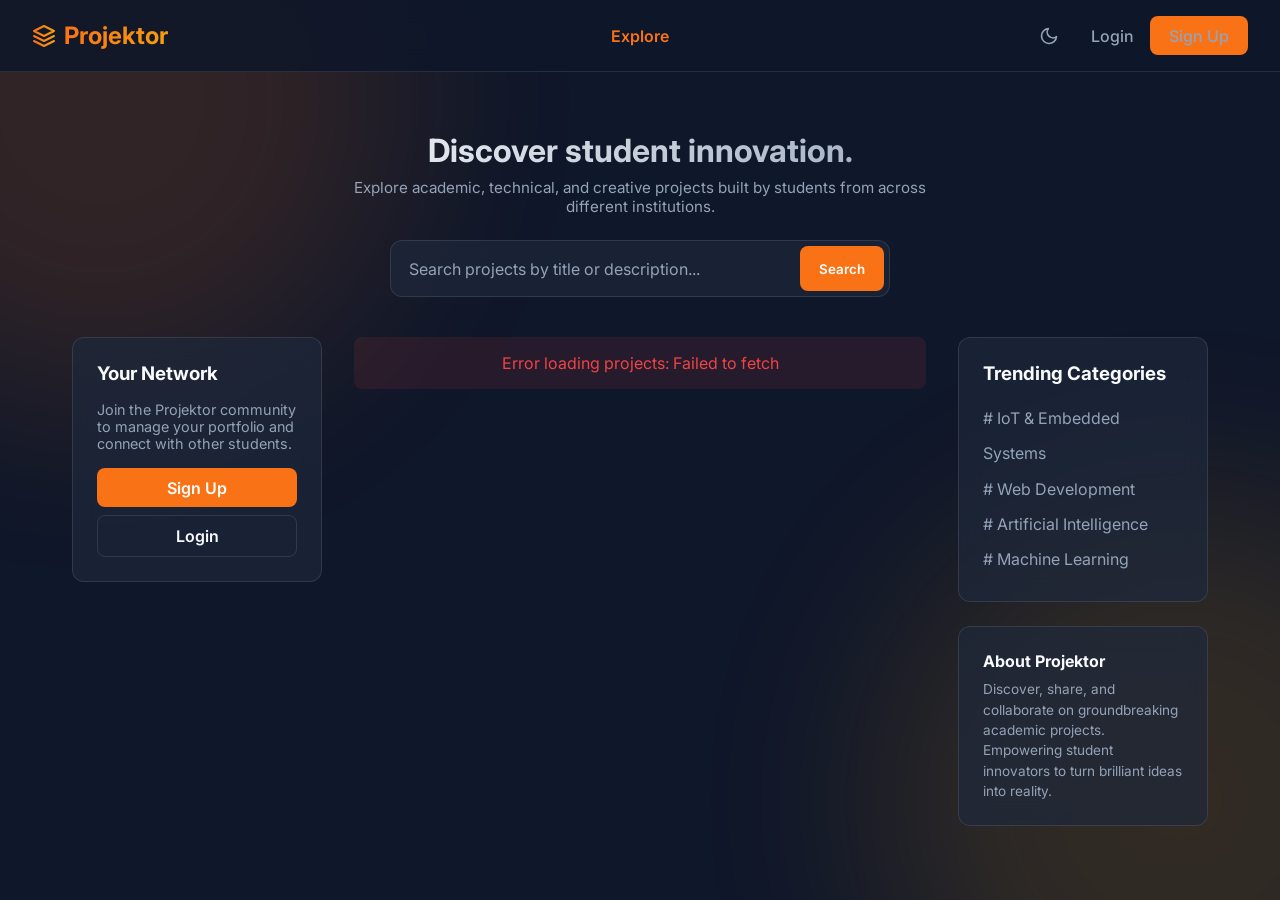
<file: frontend/index.html>
<!DOCTYPE html>
<html lang="en">
<head>
    <meta charset="UTF-8">
    <meta name="viewport" content="width=device-width, initial-scale=1.0">
    <title>Projektor - Discover. Build. Showcase.</title>
    <link rel="stylesheet" href="css/style.css?v=5">
</head>
<body>

    <nav>
        <a href="index.html" class="logo">
            <svg width="24" height="24" viewBox="0 0 24 24" fill="none" stroke="url(#grad1)" stroke-width="2" stroke-linecap="round" stroke-linejoin="round">
                <defs>
                    <linearGradient id="grad1" x1="0%" y1="0%" x2="100%" y2="0%">
                        <stop offset="0%" style="stop-color:var(--primary);stop-opacity:1" />
                        <stop offset="100%" style="stop-color:var(--accent);stop-opacity:1" />
                    </linearGradient>
                </defs>
                <polygon points="12 2 2 7 12 12 22 7 12 2"></polygon>
                <polyline points="2 17 12 22 22 17"></polyline>
                <polyline points="2 12 12 17 22 12"></polyline>
            </svg>
            <span>Projektor</span>
        </a>

        <!-- Theme toggle always visible in top bar on ALL screen sizes -->
        <button class="theme-toggle" onclick="toggleTheme()" aria-label="Toggle Theme" style="margin-left: auto; margin-right: 0.5rem;">
            <svg id="theme-icon" width="20" height="20" viewBox="0 0 24 24" fill="none" stroke="currentColor" stroke-width="2" stroke-linecap="round" stroke-linejoin="round">
                <path d="M21 12.79A9 9 0 1 1 11.21 3 7 7 0 0 0 21 12.79z"></path>
            </svg>
        </button>

        <!-- Desktop nav links stay inside nav -->
        <div class="nav-links-desktop" id="nav-links-desktop"></div>
    </nav>


    <!-- Mobile bottom nav lives OUTSIDE nav to avoid backdrop-filter stacking context -->
    <div class="nav-links" id="nav-links"></div>

    <main>
        <section class="hero">
            <h1>Discover student innovation.</h1>
            <p>Explore academic, technical, and creative projects built by students from across different institutions.</p>
            
            <div class="search-container">
                <input type="text" id="searchInput" placeholder="Search projects by title or description...">
                <button class="btn btn-primary" onclick="loadProjects()">Search</button>
            </div>
        </section>

        <section class="feed-layout">
            <aside class="sidebar-left">
                <div class="sidebar-card" id="network-card">
                    <h3>Your Network</h3>
                    <p style="color: var(--text-muted); font-size: 0.9rem; margin-top: 1rem;">Join the Projektor community to manage your portfolio and connect with other students.</p>
                    <a href="register.html" class="btn btn-primary" style="margin-top: 1rem; width: 100%; text-align: center;">Sign Up</a>
                    <a href="login.html" class="btn btn-outline" style="margin-top: 0.5rem; width: 100%; text-align: center;">Login</a>
                </div>
            </aside>
            
            <div class="feed-center">
                <div id="loader" class="loader" style="display: none;"></div>
                <div id="error-box" class="error-msg" style="display: none;"></div>
                <div class="project-grid" id="project-grid">
                    <!-- Projects will be injected here by JS -->
                </div>
            </div>
            
            <aside class="sidebar-right">
                <div class="sidebar-card">
                    <h3>Trending Categories</h3>
                    <ul style="list-style: none; margin-top: 1rem; line-height: 2.2;">
                        <li><a href="#" style="color: var(--text-muted); text-decoration: none;"># IoT & Embedded Systems</a></li>
                        <li><a href="#" style="color: var(--text-muted); text-decoration: none;"># Web Development</a></li>
                        <li><a href="#" style="color: var(--text-muted); text-decoration: none;"># Artificial Intelligence</a></li>
                        <li><a href="#" style="color: var(--text-muted); text-decoration: none;"># Machine Learning</a></li>
                    </ul>
                </div>
                
                <div class="sidebar-card" style="margin-top: 1.5rem;">
                    <h3 style="font-size: 1rem;">About Projektor</h3>
                    <p style="color: var(--text-muted); font-size: 0.85rem; margin-top: 0.5rem; line-height: 1.5;">Discover, share, and collaborate on groundbreaking academic projects. Empowering student innovators to turn brilliant ideas into reality.</p>
                </div>
            </aside>
        </section>
    </main>

    <script src="js/api.js?v=6"></script>
    <script src="js/nav.js?v=7"></script>
    <script src="js/index.js?v=6"></script>
</body>
</html>
</file>
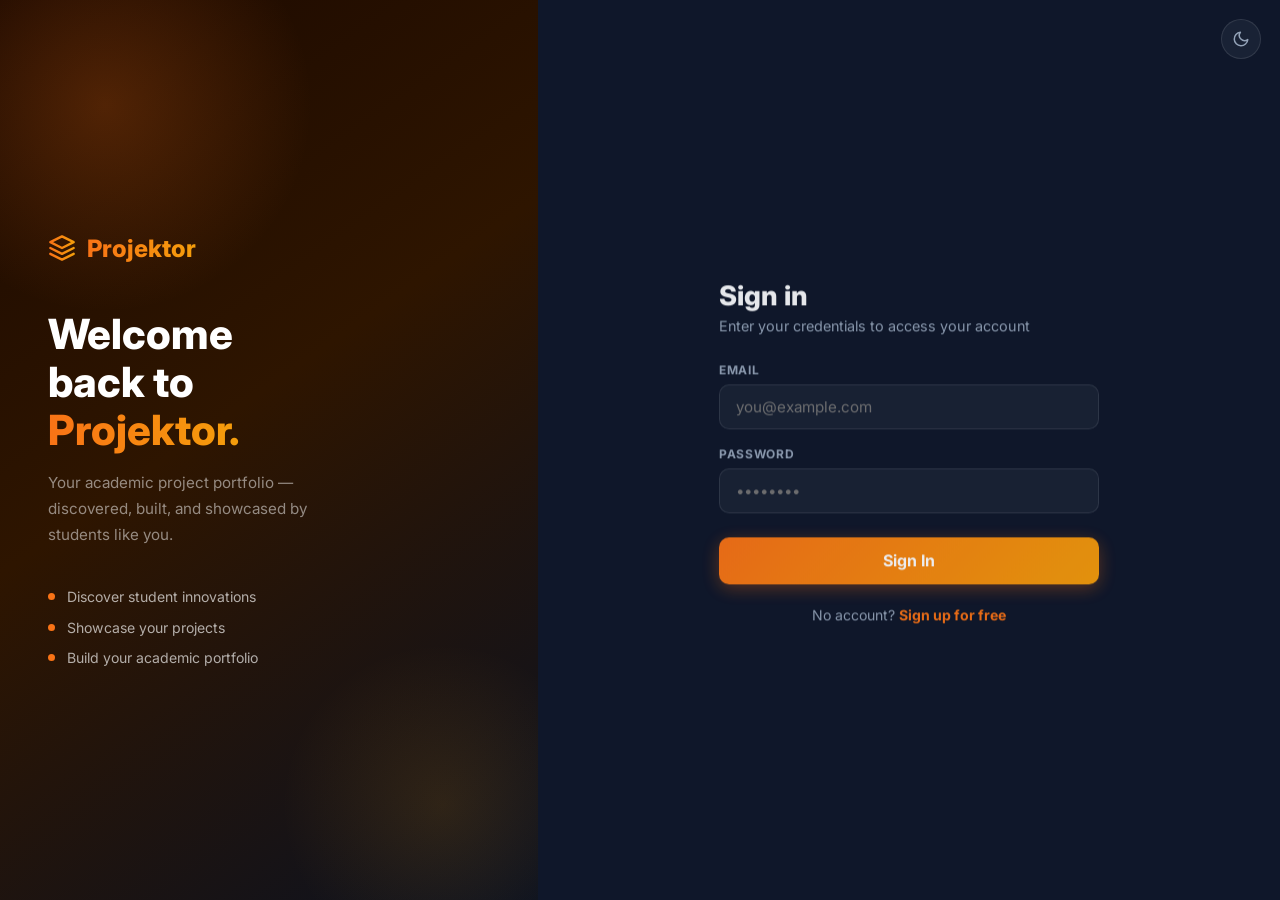
<file: frontend/dashboard.html>
<!DOCTYPE html>
<html lang="en">
<head>
    <meta charset="UTF-8">
    <meta name="viewport" content="width=device-width, initial-scale=1.0">
    <title>Dashboard - Projektor</title>
    <link rel="stylesheet" href="css/style.css?v=5">
    <style>
        /* Profile Hero Banner */
        .profile-banner {
            background: linear-gradient(135deg, rgba(249,115,22,0.15), rgba(245,158,11,0.08));
            border: 1px solid rgba(249,115,22,0.2);
            border-radius: 20px;
            padding: 2rem;
            margin-bottom: 2rem;
            display: flex;
            align-items: center;
            gap: 1.5rem;
            animation: slideUp 0.5s ease forwards;
            opacity: 0;
            transform: translateY(20px);
        }

        @keyframes slideUp {
            to { opacity: 1; transform: translateY(0); }
        }

        .profile-avatar-large {
            width: 80px;
            height: 80px;
            border-radius: 50%;
            background: linear-gradient(135deg, var(--primary), var(--accent));
            display: flex;
            align-items: center;
            justify-content: center;
            font-size: 2rem;
            font-weight: 700;
            color: white;
            flex-shrink: 0;
            box-shadow: 0 0 0 4px rgba(249,115,22,0.2);
        }

        .profile-info {
            flex: 1;
        }

        .profile-info h2 {
            font-size: 1.6rem;
            margin-bottom: 0.3rem;
        }

        .profile-info p {
            color: var(--text-muted);
            font-size: 0.9rem;
        }

        .profile-actions {
            display: flex;
            gap: 0.5rem;
            flex-shrink: 0;
        }

        .profile-actions .btn {
            padding: 0.4rem 0.9rem;
            font-size: 0.82rem;
            white-space: nowrap;
        }

        /* Stats Row */
        .stats-row {
            display: flex;
            gap: 0;
            margin-bottom: 1.5rem;
            background: var(--bg-card);
            border: 1px solid var(--border);
            border-radius: 12px;
            overflow: hidden;
            animation: slideUp 0.5s ease 0.1s forwards;
            opacity: 0;
            transform: translateY(20px);
        }

        .stat-card {
            flex: 1;
            padding: 0.7rem 0.5rem;
            text-align: center;
            transition: background 0.2s;
            border-right: 1px solid var(--border);
            min-width: 0;
        }

        .stat-card:last-child {
            border-right: none;
        }

        .stat-card:hover {
            background: rgba(249,115,22,0.06);
        }

        .stat-number {
            font-size: 1.3rem;
            font-weight: 700;
            color: var(--primary);
            line-height: 1;
        }

        .stat-label {
            font-size: 0.6rem;
            color: var(--text-muted);
            margin-top: 0.25rem;
            text-transform: uppercase;
            letter-spacing: 0.04em;
        }

        /* Section header */
        .section-header {
            display: flex;
            justify-content: space-between;
            align-items: center;
            margin-bottom: 1.2rem;
            animation: slideUp 0.5s ease 0.2s forwards;
            opacity: 0;
            transform: translateY(20px);
        }

        .section-header h3 {
            font-size: 1.1rem;
        }

        /* Project Cards Grid */
        .projects-grid {
            display: grid;
            grid-template-columns: repeat(auto-fill, minmax(280px, 1fr));
            gap: 1rem;
            animation: slideUp 0.5s ease 0.3s forwards;
            opacity: 0;
            transform: translateY(20px);
        }

        .project-card {
            background: var(--bg-card);
            border: 1px solid var(--border);
            border-radius: 14px;
            padding: 1.2rem;
            backdrop-filter: var(--glass-blur);
            transition: transform 0.2s, border-color 0.2s, box-shadow 0.2s;
            display: flex;
            flex-direction: column;
            gap: 0.8rem;
        }

        .project-card:hover {
            transform: translateY(-4px);
            border-color: rgba(249,115,22,0.3);
            box-shadow: 0 8px 24px rgba(249,115,22,0.1);
        }

        .project-card-top {
            display: flex;
            justify-content: space-between;
            align-items: flex-start;
            gap: 0.5rem;
        }

        .project-card-category {
            font-size: 0.72rem;
            color: var(--primary);
            font-weight: 600;
            text-transform: uppercase;
            letter-spacing: 0.05em;
        }

        .project-card-title {
            font-size: 1rem;
            font-weight: 700;
            line-height: 1.3;
            flex: 1;
        }

        .project-card-desc {
            font-size: 0.85rem;
            color: var(--text-muted);
            line-height: 1.6;
            flex: 1;
        }

        .project-card-footer {
            display: flex;
            justify-content: space-between;
            align-items: center;
            margin-top: auto;
            padding-top: 0.8rem;
            border-top: 1px solid var(--border);
        }

        .empty-state {
            grid-column: 1 / -1;
            text-align: center;
            padding: 4rem 2rem;
            background: var(--bg-card);
            border: 2px dashed var(--border);
            border-radius: 16px;
            color: var(--text-muted);
        }

        .empty-state svg {
            margin-bottom: 1rem;
            opacity: 0.4;
        }

        .empty-state h3 {
            margin-bottom: 0.5rem;
            color: var(--text-main);
        }

        @media (max-width: 768px) {
            .profile-banner {
                flex-direction: column;
                text-align: center;
                padding: 1.5rem 1rem;
            }
            .profile-avatar-large {
                width: 60px;
                height: 60px;
                font-size: 1.5rem;
            }
            .profile-info h2 {
                font-size: 1.2rem;
            }
            .profile-actions {
                width: 100%;
                justify-content: center;
            }
            .stats-row {
                gap: 0.5rem;
            }
            .projects-grid {
                grid-template-columns: 1fr;
            }
        }
    </style>
</head>
<body>
    <nav>
        <a href="index.html" class="logo">
            <svg width="24" height="24" viewBox="0 0 24 24" fill="none" stroke="url(#grad1)" stroke-width="2" stroke-linecap="round" stroke-linejoin="round">
                <defs>
                    <linearGradient id="grad1" x1="0%" y1="0%" x2="100%" y2="0%">
                        <stop offset="0%" style="stop-color:var(--primary);stop-opacity:1" />
                        <stop offset="100%" style="stop-color:var(--accent);stop-opacity:1" />
                    </linearGradient>
                </defs>
                <polygon points="12 2 2 7 12 12 22 7 12 2"></polygon>
                <polyline points="2 17 12 22 22 17"></polyline>
                <polyline points="2 12 12 17 22 12"></polyline>
            </svg>
            <span>Projektor</span>
        </a>

        <button class="theme-toggle" onclick="toggleTheme()" aria-label="Toggle Theme" style="margin-left: auto; margin-right: 0.5rem;">
            <svg id="theme-icon" width="20" height="20" viewBox="0 0 24 24" fill="none" stroke="currentColor" stroke-width="2" stroke-linecap="round" stroke-linejoin="round">
                <path d="M21 12.79A9 9 0 1 1 11.21 3 7 7 0 0 0 21 12.79z"></path>
            </svg>
        </button>

        <div class="nav-links-desktop" id="nav-links-desktop"></div>
    </nav>

    <!-- Mobile bottom nav -->
    <div class="nav-links" id="nav-links"></div>

    <main>
        <div id="loader" class="loader" style="display: none;"></div>
        <div id="error-box" class="error-msg" style="display: none;"></div>
        <div id="dashboard-content" style="display:none;">
            <!-- Profile Banner -->
            <div class="profile-banner">
                <div class="profile-avatar-large" id="profile-avatar">?</div>
                <div class="profile-info">
                    <h2 id="profile-name">Loading...</h2>
                    <p id="profile-sub"></p>
                </div>
                <div class="profile-actions">
                    <a href="profile.html" class="btn btn-outline">Edit Profile</a>
                    <a href="edit_project.html" class="btn btn-primary">+ New Project</a>
                </div>
            </div>

            <!-- Stats Row -->
            <div class="stats-row">
                <div class="stat-card">
                    <div class="stat-number" id="stat-total">0</div>
                    <div class="stat-label">Total Projects</div>
                </div>
                <div class="stat-card">
                    <div class="stat-number" id="stat-completed">0</div>
                    <div class="stat-label">Completed</div>
                </div>
                <div class="stat-card">
                    <div class="stat-number" id="stat-progress">0</div>
                    <div class="stat-label">In Progress</div>
                </div>
            </div>

            <!-- Projects Section -->
            <div class="section-header">
                <h3>My Projects</h3>
            </div>
            <div class="projects-grid" id="my-projects-grid"></div>
        </div>
    </main>

    <script src="js/api.js?v=6"></script>
    <script src="js/nav.js?v=7"></script>
    <script>
        document.addEventListener('DOMContentLoaded', async () => {
            const authRes = await initSharedNav('dashboard');
            if (!authRes.success) {
                window.location.href = 'login.html';
                return;
            }
            await loadDashboard(authRes.data);
        });

        async function loadDashboard(user) {
            const loader = document.getElementById('loader');
            const content = document.getElementById('dashboard-content');
            loader.style.display = 'block';

            const res = await fetchAPI(`/users/${user.user_id}`);
            loader.style.display = 'none';

            if (!res.success) {
                document.getElementById('error-box').textContent = res.error;
                document.getElementById('error-box').style.display = 'block';
                return;
            }

            const data = res.data;
            const projects = data.projects || [];

            // Fill profile banner
            document.getElementById('profile-avatar').textContent = data.full_name.charAt(0).toUpperCase();
            document.getElementById('profile-name').textContent = data.full_name;
            document.getElementById('profile-sub').textContent =
                [data.program, data.institution, data.level].filter(Boolean).join(' · ') || 'No institution set';

            // Stats
            const completed = projects.filter(p => p.status === 'Completed').length;
            const inProgress = projects.filter(p => p.status === 'In Progress').length;
            document.getElementById('stat-total').textContent = projects.length;
            document.getElementById('stat-completed').textContent = completed;
            document.getElementById('stat-progress').textContent = inProgress;

            content.style.display = 'block';
            renderProjects(projects);
        }

        function renderProjects(projects) {
            const grid = document.getElementById('my-projects-grid');

            if (projects.length === 0) {
                grid.innerHTML = `
                    <div class="empty-state">
                        <svg width="48" height="48" viewBox="0 0 24 24" fill="none" stroke="currentColor" stroke-width="1.5"><rect x="3" y="3" width="7" height="7"></rect><rect x="14" y="3" width="7" height="7"></rect><rect x="14" y="14" width="7" height="7"></rect><rect x="3" y="14" width="7" height="7"></rect></svg>
                        <h3>No projects yet</h3>
                        <p style="margin: 0.5rem 0 1.5rem;">Your portfolio starts here. Create your first project.</p>
                        <a href="edit_project.html" class="btn btn-primary">+ Create Project</a>
                    </div>`;
                return;
            }

            projects.forEach(p => {
                const statusClass = p.status === 'Completed' ? 'status-Completed' : 'status-In';
                const card = document.createElement('div');
                card.className = 'project-card';
                let imageSection = '';
                if (p.image_url) {
                    const urls = p.image_url.split(',').filter(u => u.trim() !== '');
                    if (urls.length === 1) {
                        imageSection = `<img src="${getImageUrl(urls[0])}" alt="Project Image" class="smart-image-single">`;
                    } else if (urls.length > 1) {
                        let gridClass = 'grid-more';
                        if (urls.length === 2) gridClass = 'grid-2';
                        else if (urls.length === 3) gridClass = 'grid-3';
                        else if (urls.length === 4) gridClass = 'grid-4';
                        
                        const displayUrls = urls.slice(0, 4);
                        let imagesHtml = '';
                        displayUrls.forEach((url, idx) => {
                            if (idx === 3 && urls.length > 4) {
                                imagesHtml += `<div class="more-images-overlay" data-count="${urls.length - 4}"><img src="${getImageUrl(url)}" alt="Project Image"></div>`;
                            } else {
                                imagesHtml += `<img src="${getImageUrl(url)}" alt="Project Image">`;
                            }
                        });
                        
                        imageSection = `
                        <div class="smart-image-grid ${gridClass}">
                            ${imagesHtml}
                        </div>`;
                    }
                }

                card.innerHTML = `
                    <div class="project-card-top">
                        <div>
                            <div class="project-card-category">${p.category}</div>
                            <div class="project-card-title">${p.title}</div>
                        </div>
                        <span class="status-badge ${statusClass}" style="flex-shrink:0;">${p.status}</span>
                    </div>
                    ${imageSection}
                    <p class="project-card-desc">${p.description.substring(0, 110)}...</p>
                    <div class="project-card-footer">
                        <span style="color: var(--text-muted); font-size: 0.8rem; display: flex; gap: 0.8rem; align-items: center;">
                            <span style="display: flex; align-items: center; gap: 0.3rem;">
                                <svg width="14" height="14" viewBox="0 0 24 24" fill="none" stroke="currentColor" stroke-width="2"><path d="M20.84 4.61a5.5 5.5 0 0 0-7.78 0L12 5.67l-1.06-1.06a5.5 5.5 0 0 0-7.78 7.78l1.06 1.06L12 21.23l7.78-7.78 1.06-1.06a5.5 5.5 0 0 0 0-7.78z"></path></svg>
                                ${p.like_count || 0}
                            </span>
                            <span style="display: flex; align-items: center; gap: 0.3rem;">
                                <svg width="14" height="14" viewBox="0 0 24 24" fill="none" stroke="currentColor" stroke-width="2"><path d="M21 11.5a8.38 8.38 0 0 1-.9 3.8 8.5 8.5 0 0 1-7.6 4.7 8.38 8.38 0 0 1-3.8-.9L3 21l1.9-5.7a8.38 8.38 0 0 1-.9-3.8 8.5 8.5 0 0 1 4.7-7.6 8.38 8.38 0 0 1 3.8-.9h.5a8.48 8.48 0 0 1 8 8v.5z"></path></svg>
                                ${p.comment_count || 0}
                            </span>
                        </span>
                        <div style="display: flex; gap: 0.5rem;">
                            <a href="project.html?id=${p.id}" class="btn btn-outline" style="padding: 0.3rem 0.8rem; font-size: 0.8rem;">View</a>
                            <a href="edit_project.html?id=${p.id}" class="btn btn-primary" style="padding: 0.3rem 0.8rem; font-size: 0.8rem;">Edit</a>
                        </div>
                    </div>
                `;
                grid.appendChild(card);
            });
        }
    </script>
</body>
</html>
</file>
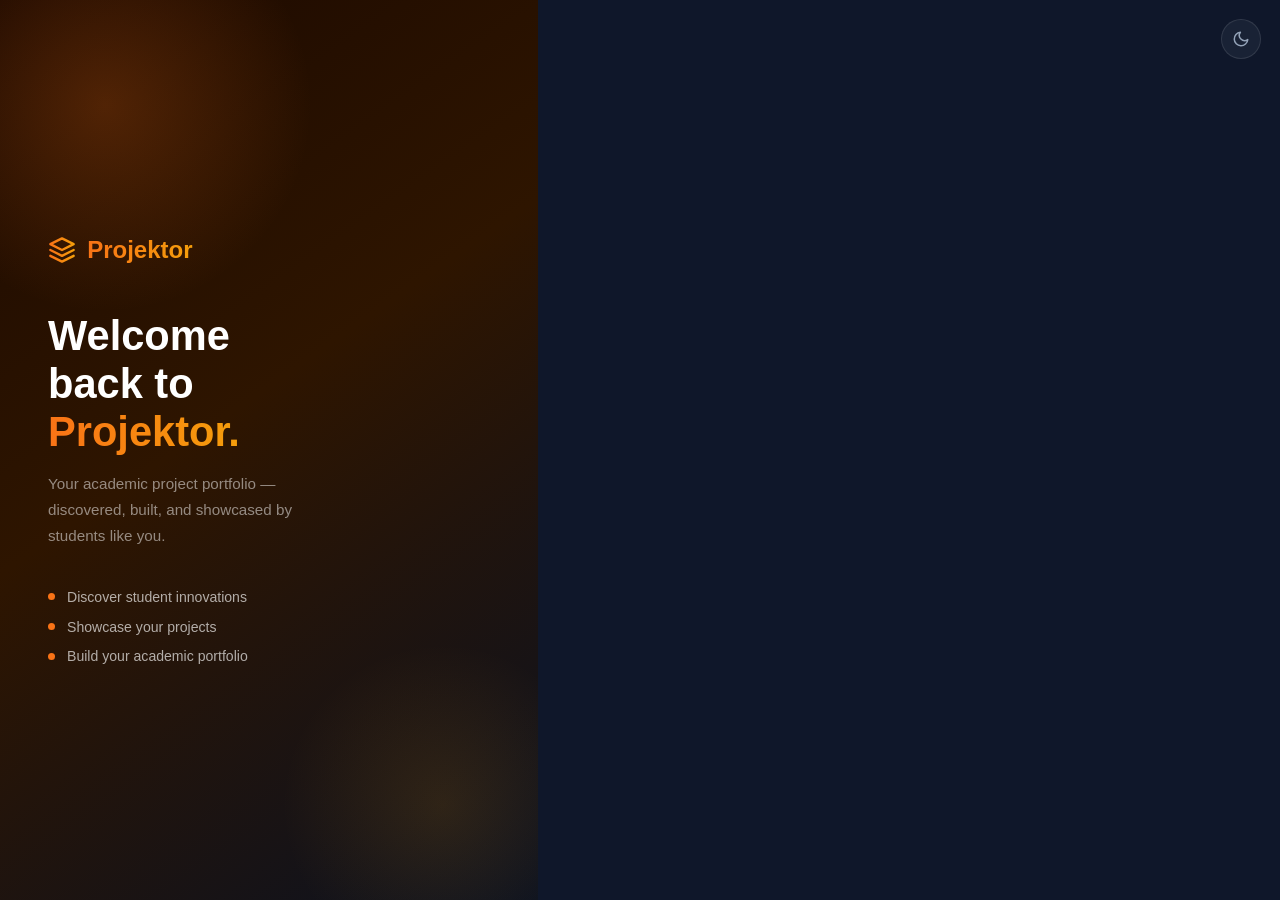
<file: frontend/edit_project.html>
<!DOCTYPE html>
<html lang="en">
<head>
    <meta charset="UTF-8">
    <meta name="viewport" content="width=device-width, initial-scale=1.0">
    <title>Manage Project - Projektor</title>
    <link rel="stylesheet" href="css/style.css">
    <style>
        .form-container { max-width: 600px; }
        .tech-checkboxes {
            display: grid;
            grid-template-columns: repeat(auto-fill, minmax(120px, 1fr));
            gap: 0.5rem;
            margin-top: 0.5rem;
        }
        .tech-checkboxes label {
            display: flex;
            align-items: center;
            gap: 0.5rem;
            margin-bottom: 0;
            color: var(--text-main);
            background: rgba(255,255,255,0.05);
            padding: 0.5rem;
            border-radius: 8px;
            cursor: pointer;
        }

        /* Image Preview Styles */
        .image-previews {
            display: flex;
            flex-wrap: wrap;
            gap: 1rem;
            margin-top: 1rem;
        }
        .img-preview-card {
            position: relative;
            width: 100px;
            height: 100px;
            border-radius: 8px;
            overflow: hidden;
            border: 1px solid var(--border);
        }
        .img-preview-card img {
            width: 100%;
            height: 100%;
            object-fit: contain;
            background: var(--bg-image);
        }
        .img-preview-card .remove-btn {
            position: absolute;
            top: 4px;
            right: 4px;
            background: rgba(239, 68, 68, 0.9);
            color: white;
            border: none;
            border-radius: 50%;
            width: 24px;
            height: 24px;
            display: flex;
            align-items: center;
            justify-content: center;
            cursor: pointer;
            font-size: 14px;
            line-height: 1;
        }
    </style>
</head>
<body>
    <nav>
        <a href="index.html" class="logo">
            <svg width="24" height="24" viewBox="0 0 24 24" fill="none" stroke="url(#grad1)" stroke-width="2" stroke-linecap="round" stroke-linejoin="round">
                <defs>
                    <linearGradient id="grad1" x1="0%" y1="0%" x2="100%" y2="0%">
                        <stop offset="0%" style="stop-color:var(--primary);stop-opacity:1" />
                        <stop offset="100%" style="stop-color:var(--accent);stop-opacity:1" />
                    </linearGradient>
                </defs>
                <polygon points="12 2 2 7 12 12 22 7 12 2"></polygon>
                <polyline points="2 17 12 22 22 17"></polyline>
                <polyline points="2 12 12 17 22 12"></polyline>
            </svg>
            <span>Projektor</span>
        </a>

        <button class="theme-toggle" onclick="toggleTheme()" aria-label="Toggle Theme" style="margin-left: auto; margin-right: 0.5rem;">
            <svg id="theme-icon" width="20" height="20" viewBox="0 0 24 24" fill="none" stroke="currentColor" stroke-width="2" stroke-linecap="round" stroke-linejoin="round">
                <path d="M21 12.79A9 9 0 1 1 11.21 3 7 7 0 0 0 21 12.79z"></path>
            </svg>
        </button>

        <div class="nav-links-desktop" id="nav-links-desktop"></div>
    </nav>

    <!-- Mobile bottom nav OUTSIDE nav -->
    <div class="nav-links" id="nav-links"></div>

    <main>
        <div class="form-container">
            <h2 id="page-title">Create New Project</h2>
            <div id="error-box" class="error-msg" style="display: none;"></div>
            
            <form id="projectForm">
                <div class="form-group">
                    <label for="title">Project Title *</label>
                    <input type="text" id="title" required>
                </div>
                
                <div class="form-group">
                    <label for="category_id">Category *</label>
                    <select id="category_id" required>
                        <option value="">Select a category...</option>
                    </select>
                </div>
                
                <div class="form-group">
                    <label for="description">Description *</label>
                    <textarea id="description" rows="5" required></textarea>
                </div>
                
                <div class="form-group">
                    <label for="images">Project Images (Optional)</label>
                    <input type="file" id="images" name="images" multiple accept="image/*" style="background: var(--bg-card); padding: 0.5rem; border-radius: 8px; width: 100%;">
                    <p style="font-size: 0.8rem; color: var(--text-muted); margin-top: 0.5rem;">You can select multiple images.</p>
                    <div id="image-previews" class="image-previews"></div>
                </div>

                
                <div class="form-group">
                    <label for="status">Status</label>
                    <select id="status">
                        <option value="In Progress">In Progress</option>
                        <option value="Completed">Completed</option>
                        <option value="Archived">Archived</option>
                    </select>
                </div>
                
                <div class="form-group">
                    <label>Technologies Used</label>
                    <div class="tech-checkboxes" id="tech-container">
                        <!-- Checkboxes injected here -->
                    </div>
                    <div style="margin-top: 1rem;">
                        <label for="custom_technologies" style="font-size: 0.9rem; color: var(--text-muted);">Other Technologies (comma separated)</label>
                        <input type="text" id="custom_technologies" placeholder="e.g. Rust, GraphQL, Docker">
                    </div>
                </div>
                
                <div style="display: grid; grid-template-columns: 1fr 1fr; gap: 1rem;">
                    <div class="form-group">
                        <label for="github_url">GitHub URL (Optional)</label>
                        <input type="url" id="github_url">
                    </div>
                    <div class="form-group">
                        <label for="demo_url">Live Demo URL (Optional)</label>
                        <input type="url" id="demo_url">
                    </div>
                </div>
                
                <div class="form-group">
                    <label for="academic_year">Academic Year (Optional)</label>
                    <input type="text" id="academic_year" placeholder="e.g. 2023/2024">
                </div>
                
                <div style="display: flex; gap: 1rem; margin-top: 2rem;">
                    <a href="dashboard.html" class="btn btn-outline" style="flex: 1; text-align: center;">Cancel</a>
                    <button type="submit" class="btn btn-primary" style="flex: 2;">Save Project</button>
                </div>
            </form>
            
            <div id="delete-section" style="display: none; margin-top: 3rem; border-top: 1px solid var(--border); padding-top: 2rem; text-align: center;">
                <p style="color: var(--text-muted); margin-bottom: 1rem;">Danger Zone</p>
                <button type="button" class="btn" style="background: rgba(239, 68, 68, 0.2); color: var(--danger); border: 1px solid var(--danger);" onclick="deleteProject()">Delete Project</button>
            </div>
        </div>
    </main>

    <script src="js/api.js"></script>
    <script src="js/nav.js"></script>
    <script>
        const urlParams = new URLSearchParams(window.location.search);
        const projectId = urlParams.get('id');
        const isEditMode = !!projectId;
        
        let existingImages = []; // URLs of images already on the server
        let newFiles = []; // File objects user selected

        document.addEventListener('DOMContentLoaded', async () => {
            const authRes = await initSharedNav('dashboard');
            if (!authRes.success) {
                window.location.href = 'login.html';
                return;
            }
            
            if (isEditMode) {
                document.getElementById('page-title').textContent = 'Edit Project';
                document.getElementById('delete-section').style.display = 'block';
            }
            
            await loadMetadata();
            
            if (isEditMode) {
                await loadProjectData(projectId);
            }
        });

        async function loadMetadata() {
            // Load Categories
            const catRes = await fetchAPI('/categories');
            if (catRes.success) {
                const select = document.getElementById('category_id');
                catRes.data.forEach(c => {
                    select.innerHTML += `<option value="${c.id}">${c.name}</option>`;
                });
            }
            
            // Load Technologies
            const techRes = await fetchAPI('/technologies');
            if (techRes.success) {
                const container = document.getElementById('tech-container');
                techRes.data.forEach(t => {
                    container.innerHTML += `
                        <label>
                            <input type="checkbox" name="technologies" value="${t.id}"> ${t.name}
                        </label>
                    `;
                });
            }
        }

        async function loadProjectData(id) {
            const res = await fetchAPI(`/projects/${id}`);
            if (res.success) {
                const p = res.data;
                document.getElementById('title').value = p.title;
                document.getElementById('category_id').value = p.category_id;
                document.getElementById('description').value = p.description;
                document.getElementById('status').value = p.status;
                document.getElementById('github_url').value = p.github_url || '';
                document.getElementById('demo_url').value = p.demo_url || '';
                document.getElementById('academic_year').value = p.academic_year || '';
                
                // Check technologies
                const techIds = p.technologies.map(t => t.id.toString());
                document.querySelectorAll('input[name="technologies"]').forEach(cb => {
                    if (techIds.includes(cb.value)) cb.checked = true;
                });
                
                if (p.image_url) {
                    existingImages = p.image_url.split(',').filter(url => url.trim() !== '');
                    renderPreviews();
                }
            }
        }

        // Handle file selection
        document.getElementById('images').addEventListener('change', (e) => {
            const files = Array.from(e.target.files);
            newFiles = newFiles.concat(files);
            renderPreviews();
            // Reset input so same file can be selected again if removed
            e.target.value = '';
        });

        function renderPreviews() {
            const container = document.getElementById('image-previews');
            container.innerHTML = '';
            
            // Render existing server images
            existingImages.forEach((url, index) => {
                const card = document.createElement('div');
                card.className = 'img-preview-card';
                card.innerHTML = `
                    <img src="${getImageUrl(url)}" alt="Preview">
                    <button type="button" class="remove-btn" onclick="removeExistingImage(${index})">&times;</button>
                `;
                container.appendChild(card);
            });
            
            // Render new files
            newFiles.forEach((file, index) => {
                const url = URL.createObjectURL(file);
                const card = document.createElement('div');
                card.className = 'img-preview-card';
                card.innerHTML = `
                    <img src="${url}" alt="Preview">
                    <button type="button" class="remove-btn" onclick="removeNewFile(${index})">&times;</button>
                `;
                container.appendChild(card);
            });
        }

        window.removeExistingImage = function(index) {
            existingImages.splice(index, 1);
            renderPreviews();
        };

        window.removeNewFile = function(index) {
            newFiles.splice(index, 1);
            renderPreviews();
        };

        document.getElementById('projectForm').addEventListener('submit', async (e) => {
            e.preventDefault();
            const errorBox = document.getElementById('error-box');
            
            const technologies = Array.from(document.querySelectorAll('input[name="technologies"]:checked'))
                                      .map(cb => parseInt(cb.value));
            
            const customTechString = document.getElementById('custom_technologies').value;
            const newTechnologies = customTechString
                .split(',')
                .map(t => t.trim())
                .filter(t => t.length > 0);
            
            const formData = new FormData();
            formData.append('title', document.getElementById('title').value);
            formData.append('category_id', document.getElementById('category_id').value);
            formData.append('description', document.getElementById('description').value);
            formData.append('status', document.getElementById('status').value);
            formData.append('github_url', document.getElementById('github_url').value);
            formData.append('demo_url', document.getElementById('demo_url').value);
            formData.append('academic_year', document.getElementById('academic_year').value);
            
            formData.append('technologies', JSON.stringify(technologies));
            formData.append('new_technologies', JSON.stringify(newTechnologies));
            formData.append('existing_images', JSON.stringify(existingImages));
            
            newFiles.forEach(file => {
                formData.append('images', file);
            });
            
            const endpoint = isEditMode ? `/projects/${projectId}` : '/projects';
            const method = isEditMode ? 'PUT' : 'POST';
            
            const btn = document.querySelector('button[type="submit"]');
            btn.textContent = 'Saving...';
            btn.disabled = true;
            
            const res = await fetchAPI(endpoint, { method, body: formData });
            
            if (res.success) {
                window.location.href = 'dashboard.html';
            } else {
                errorBox.textContent = res.error;
                errorBox.style.display = 'block';
                btn.textContent = 'Save Project';
                btn.disabled = false;
            }
        });
        
        async function deleteProject() {
            if (confirm("Are you sure you want to delete this project? This cannot be undone.")) {
                const res = await fetchAPI(`/projects/${projectId}`, { method: 'DELETE' });
                if (res.success) {
                    window.location.href = 'dashboard.html';
                } else {
                    alert("Error deleting project: " + res.error);
                }
            }
        }
    </script>
</body>
</html>
</file>
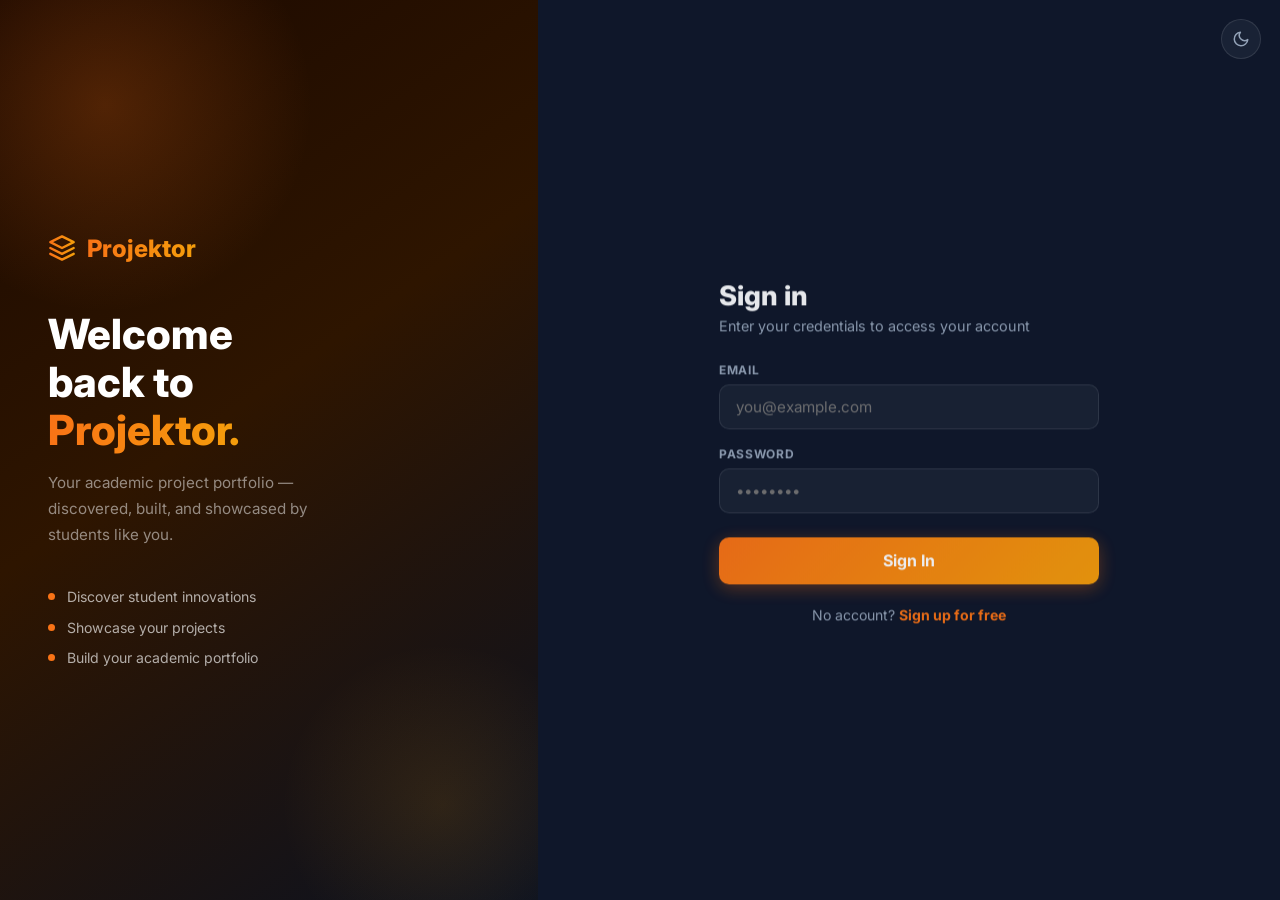
<file: frontend/edit_project_backup.html>
<!DOCTYPE html>
<html lang="en">
<head>
    <meta charset="UTF-8">
    <meta name="viewport" content="width=device-width, initial-scale=1.0">
    <title>Manage Project - Projektor</title>
    <link rel="stylesheet" href="css/style.css">
    <style>
        .form-container { max-width: 600px; }
        .tech-checkboxes {
            display: grid;
            grid-template-columns: repeat(auto-fill, minmax(120px, 1fr));
            gap: 0.5rem;
            margin-top: 0.5rem;
        }
        .tech-checkboxes label {
            display: flex;
            align-items: center;
            gap: 0.5rem;
            margin-bottom: 0;
            color: var(--text-main);
            background: rgba(255,255,255,0.05);
            padding: 0.5rem;
            border-radius: 8px;
            cursor: pointer;
        }
    </style>
</head>
<body>
    <nav>
        <a href="index.html" class="logo">
            <svg width="24" height="24" viewBox="0 0 24 24" fill="none" stroke="url(#grad1)" stroke-width="2" stroke-linecap="round" stroke-linejoin="round">
                <defs>
                    <linearGradient id="grad1" x1="0%" y1="0%" x2="100%" y2="0%">
                        <stop offset="0%" style="stop-color:var(--primary);stop-opacity:1" />
                        <stop offset="100%" style="stop-color:var(--accent);stop-opacity:1" />
                    </linearGradient>
                </defs>
                <polygon points="12 2 2 7 12 12 22 7 12 2"></polygon>
                <polyline points="2 17 12 22 22 17"></polyline>
                <polyline points="2 12 12 17 22 12"></polyline>
            </svg>
            <span>Projektor</span>
        </a>

        <button class="theme-toggle" onclick="toggleTheme()" aria-label="Toggle Theme" style="margin-left: auto; margin-right: 0.5rem;">
            <svg id="theme-icon" width="20" height="20" viewBox="0 0 24 24" fill="none" stroke="currentColor" stroke-width="2" stroke-linecap="round" stroke-linejoin="round">
                <path d="M21 12.79A9 9 0 1 1 11.21 3 7 7 0 0 0 21 12.79z"></path>
            </svg>
        </button>

        <div class="nav-links-desktop" id="nav-links-desktop"></div>
    </nav>

    <!-- Mobile bottom nav OUTSIDE nav -->
    <div class="nav-links" id="nav-links"></div>

    <main>
        <div class="form-container">
            <h2 id="page-title">Create New Project</h2>
            <div id="error-box" class="error-msg" style="display: none;"></div>
            
            <form id="projectForm">
                <div class="form-group">
                    <label for="title">Project Title *</label>
                    <input type="text" id="title" required>
                </div>
                
                <div class="form-group">
                    <label for="category_id">Category *</label>
                    <select id="category_id" required>
                        <option value="">Select a category...</option>
                    </select>
                </div>
                
                <div class="form-group">
                    <label for="description">Description *</label>
                    <textarea id="description" rows="5" required></textarea>
                </div>
                
                <div class="form-group">
                    <label for="status">Status</label>
                    <select id="status">
                        <option value="In Progress">In Progress</option>
                        <option value="Completed">Completed</option>
                        <option value="Archived">Archived</option>
                    </select>
                </div>
                
                <div class="form-group">
                    <label>Technologies Used</label>
                    <div class="tech-checkboxes" id="tech-container">
                        <!-- Checkboxes injected here -->
                    </div>
                    <div style="margin-top: 1rem;">
                        <label for="custom_technologies" style="font-size: 0.9rem; color: var(--text-muted);">Other Technologies (comma separated)</label>
                        <input type="text" id="custom_technologies" placeholder="e.g. Rust, GraphQL, Docker">
                    </div>
                </div>
                
                <div style="display: grid; grid-template-columns: 1fr 1fr; gap: 1rem;">
                    <div class="form-group">
                        <label for="github_url">GitHub URL (Optional)</label>
                        <input type="url" id="github_url">
                    </div>
                    <div class="form-group">
                        <label for="demo_url">Live Demo URL (Optional)</label>
                        <input type="url" id="demo_url">
                    </div>
                </div>
                
                <div class="form-group">
                    <label for="academic_year">Academic Year (Optional)</label>
                    <input type="text" id="academic_year" placeholder="e.g. 2023/2024">
                </div>
                
                <div style="display: flex; gap: 1rem; margin-top: 2rem;">
                    <a href="dashboard.html" class="btn btn-outline" style="flex: 1; text-align: center;">Cancel</a>
                    <button type="submit" class="btn btn-primary" style="flex: 2;">Save Project</button>
                </div>
            </form>
            
            <div id="delete-section" style="display: none; margin-top: 3rem; border-top: 1px solid var(--border); padding-top: 2rem; text-align: center;">
                <p style="color: var(--text-muted); margin-bottom: 1rem;">Danger Zone</p>
                <button type="button" class="btn" style="background: rgba(239, 68, 68, 0.2); color: var(--danger); border: 1px solid var(--danger);" onclick="deleteProject()">Delete Project</button>
            </div>
        </div>
    </main>

    <script src="js/api.js"></script>
    <script src="js/nav.js"></script>
    <script>
        const urlParams = new URLSearchParams(window.location.search);
        const projectId = urlParams.get('id');
        const isEditMode = !!projectId;

        document.addEventListener('DOMContentLoaded', async () => {
            const authRes = await initSharedNav('dashboard');
            if (!authRes.success) {
                window.location.href = 'login.html';
                return;
            }
            
            if (isEditMode) {
                document.getElementById('page-title').textContent = 'Edit Project';
                document.getElementById('delete-section').style.display = 'block';
            }
            
            await loadMetadata();
            
            if (isEditMode) {
                await loadProjectData(projectId);
            }
        });

        async function loadMetadata() {
            // Load Categories
            const catRes = await fetchAPI('/categories');
            if (catRes.success) {
                const select = document.getElementById('category_id');
                catRes.data.forEach(c => {
                    select.innerHTML += `<option value="${c.id}">${c.name}</option>`;
                });
            }
            
            // Load Technologies
            const techRes = await fetchAPI('/technologies');
            if (techRes.success) {
                const container = document.getElementById('tech-container');
                techRes.data.forEach(t => {
                    container.innerHTML += `
                        <label>
                            <input type="checkbox" name="technologies" value="${t.id}"> ${t.name}
                        </label>
                    `;
                });
            }
        }

        async function loadProjectData(id) {
            const res = await fetchAPI(`/projects/${id}`);
            if (res.success) {
                const p = res.data;
                document.getElementById('title').value = p.title;
                document.getElementById('category_id').value = p.category_id;
                document.getElementById('description').value = p.description;
                document.getElementById('status').value = p.status;
                document.getElementById('github_url').value = p.github_url || '';
                document.getElementById('demo_url').value = p.demo_url || '';
                document.getElementById('academic_year').value = p.academic_year || '';
                
                // Check technologies
                const techIds = p.technologies.map(t => t.id.toString());
                document.querySelectorAll('input[name="technologies"]').forEach(cb => {
                    if (techIds.includes(cb.value)) cb.checked = true;
                });
            }
        }

        document.getElementById('projectForm').addEventListener('submit', async (e) => {
            e.preventDefault();
            const errorBox = document.getElementById('error-box');
            
            const technologies = Array.from(document.querySelectorAll('input[name="technologies"]:checked'))
                                      .map(cb => parseInt(cb.value));
            
            const customTechString = document.getElementById('custom_technologies').value;
            const newTechnologies = customTechString
                .split(',')
                .map(t => t.trim())
                .filter(t => t.length > 0);
            
            const payload = {
                title: document.getElementById('title').value,
                category_id: parseInt(document.getElementById('category_id').value),
                description: document.getElementById('description').value,
                status: document.getElementById('status').value,
                github_url: document.getElementById('github_url').value,
                demo_url: document.getElementById('demo_url').value,
                academic_year: document.getElementById('academic_year').value,
                technologies: technologies,
                new_technologies: newTechnologies
            };
            
            const endpoint = isEditMode ? `/projects/${projectId}` : '/projects';
            const method = isEditMode ? 'PUT' : 'POST';
            
            const res = await fetchAPI(endpoint, { method, body: payload });
            
            if (res.success) {
                window.location.href = 'dashboard.html';
            } else {
                errorBox.textContent = res.error;
                errorBox.style.display = 'block';
            }
        });
        
        async function deleteProject() {
            if (confirm("Are you sure you want to delete this project? This cannot be undone.")) {
                const res = await fetchAPI(`/projects/${projectId}`, { method: 'DELETE' });
                if (res.success) {
                    window.location.href = 'dashboard.html';
                } else {
                    alert("Error deleting project: " + res.error);
                }
            }
        }
    </script>
</body>
</html>
</file>
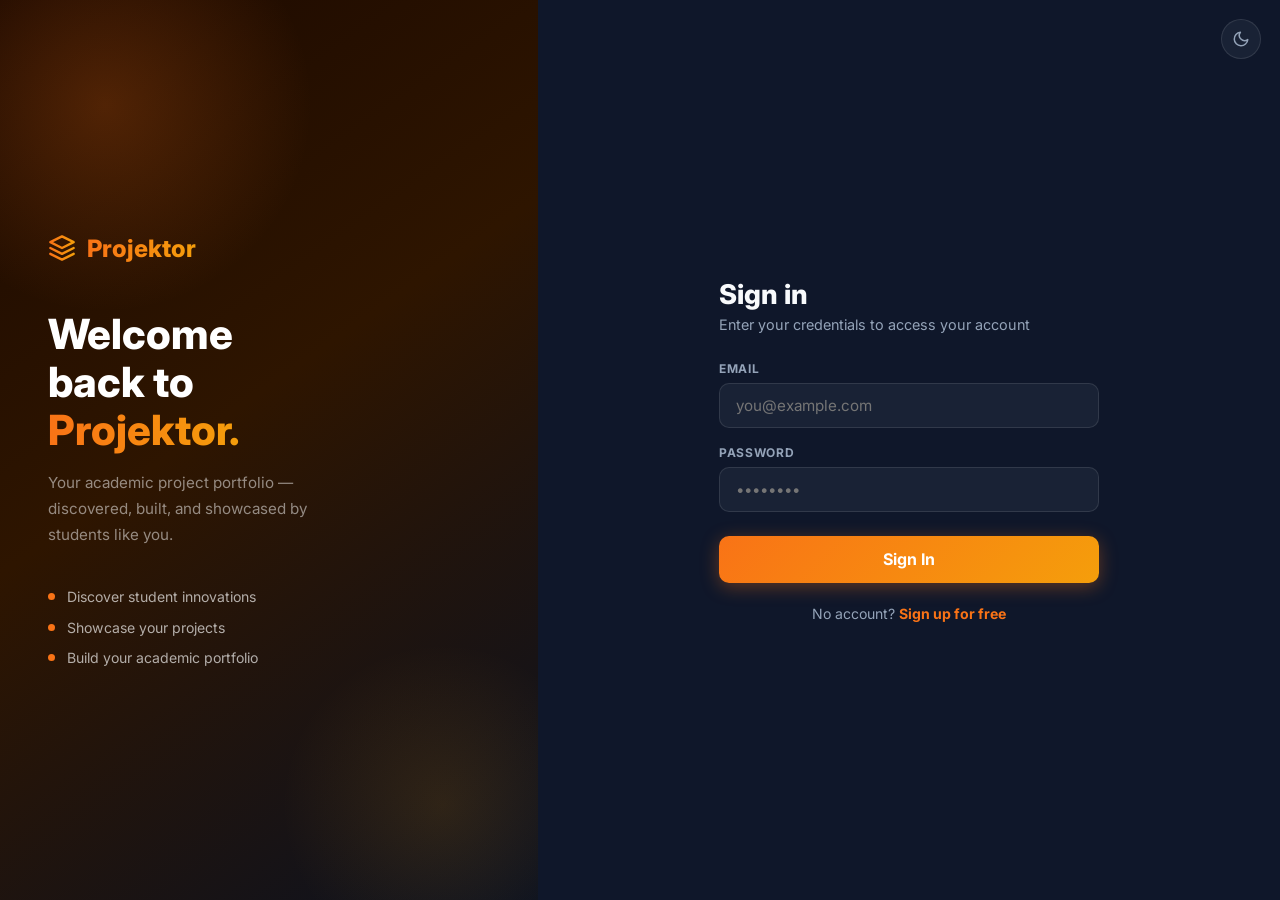
<file: frontend/login.html>
<!DOCTYPE html>
<html lang="en">
<head>
    <meta charset="UTF-8">
    <meta name="viewport" content="width=device-width, initial-scale=1.0">
    <title>Login - Projektor</title>
    <link rel="stylesheet" href="css/style.css">
    <style>
        /* Lock the entire page — no scroll, no nav padding */
        html, body {
            margin: 0 !important;
            padding: 0 !important;
            height: 100% !important;
            overflow: hidden !important;
        }

        nav { display: none !important; }

        .auth-wrapper {
            position: fixed;
            inset: 0;
            display: flex;
            overflow: hidden;
        }

        /* ── LEFT BRAND PANEL ── */
        .brand-panel {
            width: 42%;
            flex-shrink: 0;
            background: linear-gradient(145deg, #1c0900 0%, #2e1500 45%, #0c1220 100%);
            display: flex;
            flex-direction: column;
            justify-content: center;
            padding: 3rem 3rem;
            position: relative;
            overflow: hidden;
        }

        .brand-panel::before {
            content: '';
            position: absolute;
            width: 450px; height: 450px;
            background: radial-gradient(circle, rgba(249,115,22,0.22) 0%, transparent 65%);
            top: -120px; left: -120px;
        }
        .brand-panel::after {
            content: '';
            position: absolute;
            width: 350px; height: 350px;
            background: radial-gradient(circle, rgba(245,158,11,0.12) 0%, transparent 65%);
            bottom: -80px; right: -80px;
        }

        .brand-logo {
            display: flex;
            align-items: center;
            gap: 0.7rem;
            text-decoration: none;
            margin-bottom: 3rem;
            position: relative;
            z-index: 1;
        }
        .brand-logo-text {
            font-size: 1.5rem;
            font-weight: 800;
            background: linear-gradient(to right, #f97316, #f59e0b);
            -webkit-background-clip: text;
            -webkit-text-fill-color: transparent;
        }

        .brand-headline {
            position: relative;
            z-index: 1;
        }
        .brand-headline h1 {
            font-size: 2.6rem;
            font-weight: 800;
            color: #fff;
            line-height: 1.15;
            margin: 0 0 1rem;
        }
        .brand-headline h1 em {
            font-style: normal;
            background: linear-gradient(to right, #f97316, #f59e0b);
            -webkit-background-clip: text;
            -webkit-text-fill-color: transparent;
        }
        .brand-headline p {
            color: rgba(255,255,255,0.5);
            font-size: 0.95rem;
            line-height: 1.7;
            max-width: 300px;
        }

        .brand-features {
            margin-top: 2.5rem;
            display: flex;
            flex-direction: column;
            gap: 0.85rem;
            position: relative;
            z-index: 1;
        }
        .brand-feature {
            display: flex;
            align-items: center;
            gap: 0.75rem;
            color: rgba(255,255,255,0.65);
            font-size: 0.88rem;
        }
        .brand-feature::before {
            content: '';
            width: 7px; height: 7px;
            border-radius: 50%;
            background: #f97316;
            flex-shrink: 0;
        }

        /* ── RIGHT FORM PANEL ── */
        .form-panel {
            flex: 1;
            display: flex;
            flex-direction: column;
            align-items: center;
            justify-content: center;
            background: var(--bg-dark);
            padding: 2rem;
            position: relative;
            overflow-y: auto;
        }

        /* Theme toggle */
        .theme-btn {
            position: absolute;
            top: 1.2rem;
            right: 1.2rem;
            background: var(--bg-card);
            border: 1px solid var(--border);
            border-radius: 50%;
            width: 40px; height: 40px;
            display: flex;
            align-items: center;
            justify-content: center;
            cursor: pointer;
            color: var(--text-muted);
            transition: color 0.2s, border-color 0.2s;
        }
        .theme-btn:hover { color: var(--primary); border-color: var(--primary); }

        /* Form box */
        .form-box {
            width: 100%;
            max-width: 380px;
            animation: fadeUp 0.45s cubic-bezier(0.16,1,0.3,1) forwards;
            opacity: 0;
            transform: translateY(18px);
        }
        @keyframes fadeUp { to { opacity: 1; transform: translateY(0); } }

        .form-title { font-size: 1.7rem; font-weight: 800; margin: 0 0 0.3rem; }
        .form-sub { color: var(--text-muted); font-size: 0.9rem; margin: 0 0 1.8rem; }

        /* Fields */
        .field { margin-bottom: 1.1rem; }
        .field label {
            display: block;
            font-size: 0.75rem;
            font-weight: 700;
            text-transform: uppercase;
            letter-spacing: 0.06em;
            color: var(--text-muted);
            margin-bottom: 0.4rem;
        }
        .field input {
            width: 100%;
            background: var(--bg-card);
            border: 1.5px solid var(--border);
            border-radius: 10px;
            padding: 0.75rem 1rem;
            color: var(--text-main);
            font-size: 0.95rem;
            outline: none;
            transition: border-color 0.2s, box-shadow 0.2s;
            box-sizing: border-box;
        }
        .field input:focus {
            border-color: var(--primary);
            box-shadow: 0 0 0 3px rgba(249,115,22,0.14);
        }

        /* Submit */
        .submit-btn {
            width: 100%;
            padding: 0.85rem;
            background: linear-gradient(135deg, #f97316, #f59e0b);
            color: #fff;
            border: none;
            border-radius: 10px;
            font-size: 1rem;
            font-weight: 700;
            cursor: pointer;
            margin-top: 0.4rem;
            box-shadow: 0 4px 18px rgba(249,115,22,0.35);
            transition: opacity 0.2s, transform 0.15s, box-shadow 0.2s;
        }
        .submit-btn:hover { opacity: 0.9; transform: translateY(-1px); box-shadow: 0 6px 24px rgba(249,115,22,0.45); }
        .submit-btn:active { transform: translateY(0); }
        .submit-btn:disabled { opacity: 0.6; cursor: not-allowed; transform: none; }

        .switch-link {
            text-align: center;
            margin-top: 1.4rem;
            font-size: 0.88rem;
            color: var(--text-muted);
        }
        .switch-link a { color: var(--primary); font-weight: 700; text-decoration: none; }
        .switch-link a:hover { text-decoration: underline; }

        .err-box {
            background: rgba(239,68,68,0.1);
            border: 1px solid rgba(239,68,68,0.3);
            color: #ef4444;
            padding: 0.7rem 1rem;
            border-radius: 8px;
            font-size: 0.85rem;
            margin-bottom: 1.1rem;
            display: none;
        }

        /* Mobile: hide brand, show only form full screen */
        @media (max-width: 720px) {
            .brand-panel { display: none !important; }
            .form-panel {
                padding: 2.5rem 1.5rem;
                justify-content: center;
            }
            .form-box { max-width: 100%; }
            /* Back to welcome link */
            .back-to-welcome {
                display: flex !important;
            }
        }
    </style>
</head>
<body>
<div class="auth-wrapper">

    <!-- LEFT: Brand -->
    <div class="brand-panel">
        <a href="index.html" class="brand-logo">
            <svg width="28" height="28" viewBox="0 0 24 24" fill="none" stroke="url(#gl)" stroke-width="2" stroke-linecap="round" stroke-linejoin="round">
                <defs>
                    <linearGradient id="gl" x1="0%" y1="0%" x2="100%" y2="0%">
                        <stop offset="0%" style="stop-color:#f97316"/>
                        <stop offset="100%" style="stop-color:#f59e0b"/>
                    </linearGradient>
                </defs>
                <polygon points="12 2 2 7 12 12 22 7 12 2"></polygon>
                <polyline points="2 17 12 22 22 17"></polyline>
                <polyline points="2 12 12 17 22 12"></polyline>
            </svg>
            <span class="brand-logo-text">Projektor</span>
        </a>

        <div class="brand-headline">
            <h1>Welcome<br>back to<br><em>Projektor.</em></h1>
            <p>Your academic project portfolio — discovered, built, and showcased by students like you.</p>
        </div>

        <div class="brand-features">
            <div class="brand-feature">Discover student innovations</div>
            <div class="brand-feature">Showcase your projects</div>
            <div class="brand-feature">Build your academic portfolio</div>
        </div>
    </div>

    <!-- RIGHT: Form -->
    <div class="form-panel">
        <button class="theme-btn" onclick="toggleTheme()" aria-label="Toggle theme">
            <svg id="theme-icon" width="18" height="18" viewBox="0 0 24 24" fill="none" stroke="currentColor" stroke-width="2" stroke-linecap="round" stroke-linejoin="round">
                <path d="M21 12.79A9 9 0 1 1 11.21 3 7 7 0 0 0 21 12.79z"></path>
            </svg>
        </button>

        <!-- Back arrow (mobile only) -->
        <a href="welcome.html" class="back-to-welcome" style="display:none; align-items:center; gap:0.5rem; color:var(--text-muted); text-decoration:none; font-size:0.9rem; margin-bottom:1.5rem;">
            <svg width="16" height="16" viewBox="0 0 24 24" fill="none" stroke="currentColor" stroke-width="2.5" stroke-linecap="round" stroke-linejoin="round"><polyline points="15 18 9 12 15 6"></polyline></svg>
            Back
        </a>

        <div class="form-box">
            <h2 class="form-title">Sign in</h2>
            <p class="form-sub">Enter your credentials to access your account</p>

            <div id="error-box" class="err-box"></div>

            <form id="loginForm">
                <div class="field">
                    <label for="email">Email</label>
                    <input type="email" id="email" placeholder="you@example.com" required autocomplete="email">
                </div>
                <div class="field">
                    <label for="password">Password</label>
                    <input type="password" id="password" placeholder="••••••••" required autocomplete="current-password">
                </div>
                <button type="submit" class="submit-btn" id="submit-btn">Sign In</button>
            </form>

            <p class="switch-link">No account? <a href="register.html">Sign up for free</a></p>
        </div>
    </div>
</div>

<script src="js/api.js"></script>
<script>
    document.getElementById('loginForm').addEventListener('submit', async (e) => {
        e.preventDefault();
        const btn = document.getElementById('submit-btn');
        const err = document.getElementById('error-box');
        err.style.display = 'none';
        btn.textContent = 'Signing in...';
        btn.disabled = true;

        const res = await fetchAPI('/auth/login', {
            method: 'POST',
            body: {
                email: document.getElementById('email').value,
                password: document.getElementById('password').value
            }
        });

        if (res.success) {
            window.location.href = 'dashboard.html';
        } else {
            err.textContent = res.error;
            err.style.display = 'block';
            btn.textContent = 'Sign In';
            btn.disabled = false;
        }
    });
</script>
</body>
</html>
</file>
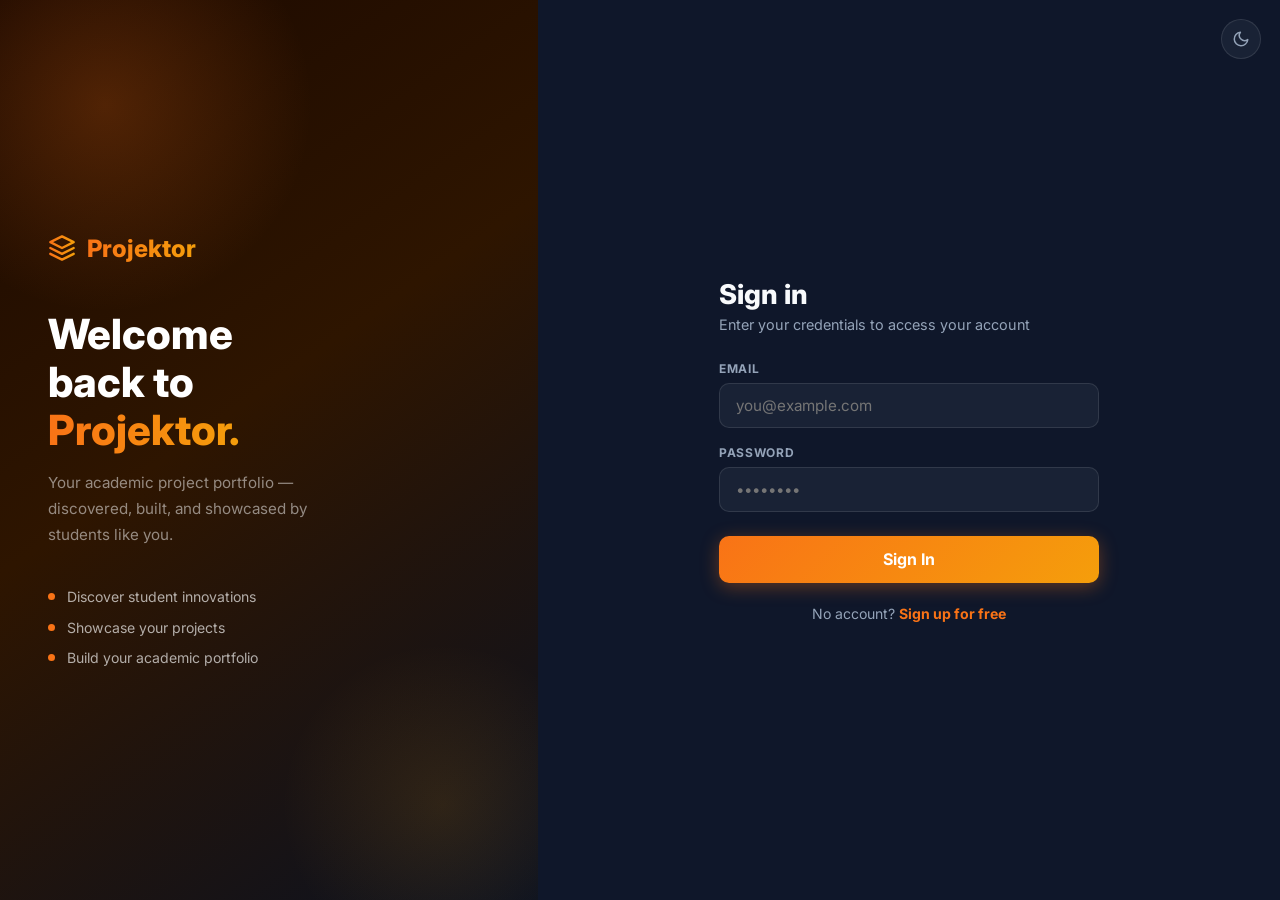
<file: frontend/profile.html>
<!DOCTYPE html>
<html lang="en">
<head>
    <meta charset="UTF-8">
    <meta name="viewport" content="width=device-width, initial-scale=1.0">
    <title>Profile - Projektor</title>
    <link rel="stylesheet" href="css/style.css">
    <style>
        .profile-page {
            max-width: 600px;
            margin: 0 auto;
            padding: 1.5rem 1rem 6rem;
        }

        /* ── Profile Hero ── */
        .profile-hero {
            background: linear-gradient(135deg, rgba(249,115,22,0.12), rgba(245,158,11,0.06));
            border: 1px solid rgba(249,115,22,0.2);
            border-radius: 20px;
            padding: 2rem;
            text-align: center;
            margin-bottom: 1.2rem;
            position: relative;
            animation: fadeUp 0.5s ease forwards;
            opacity: 0;
            transform: translateY(16px);
        }

        @keyframes fadeUp { to { opacity: 1; transform: translateY(0); } }

        .profile-avatar {
            width: 90px; height: 90px;
            border-radius: 50%;
            background: linear-gradient(135deg, var(--primary), var(--accent));
            display: flex;
            align-items: center;
            justify-content: center;
            font-size: 2.2rem;
            font-weight: 800;
            color: white;
            margin: 0 auto 1rem;
            box-shadow: 0 0 0 4px rgba(249,115,22,0.2), 0 8px 24px rgba(249,115,22,0.25);
        }

        .profile-name {
            font-size: 1.5rem;
            font-weight: 800;
            margin-bottom: 0.3rem;
        }

        .profile-bio {
            color: var(--text-muted);
            font-size: 0.9rem;
            line-height: 1.6;
            margin-top: 0.5rem;
        }

        .profile-edit-btn {
            position: absolute;
            top: 1rem;
            right: 1rem;
            background: rgba(249,115,22,0.1);
            border: 1px solid rgba(249,115,22,0.3);
            color: var(--primary);
            border-radius: 8px;
            padding: 0.4rem 0.8rem;
            font-size: 0.8rem;
            font-weight: 600;
            cursor: pointer;
            display: flex;
            align-items: center;
            gap: 0.4rem;
            transition: background 0.2s;
        }

        .profile-edit-btn:hover { background: rgba(249,115,22,0.2); }

        /* ── Info Cards ── */
        .info-section {
            background: var(--bg-card);
            border: 1px solid var(--border);
            border-radius: 14px;
            padding: 1.2rem 1.4rem;
            margin-bottom: 1rem;
            animation: fadeUp 0.5s ease 0.1s forwards;
            opacity: 0;
            transform: translateY(16px);
        }

        .info-section-title {
            font-size: 0.72rem;
            font-weight: 700;
            text-transform: uppercase;
            letter-spacing: 0.08em;
            color: var(--primary);
            margin-bottom: 1rem;
        }

        .info-row {
            display: flex;
            justify-content: space-between;
            align-items: center;
            padding: 0.55rem 0;
            border-bottom: 1px solid var(--border);
        }

        .info-row:last-child { border-bottom: none; }

        .info-label {
            font-size: 0.82rem;
            color: var(--text-muted);
            font-weight: 500;
        }

        .info-value {
            font-size: 0.88rem;
            font-weight: 600;
            color: var(--text-main);
            text-align: right;
            max-width: 60%;
        }

        .info-value.empty { color: var(--text-muted); font-style: italic; font-weight: 400; }

        /* ── Edit Form (hidden by default) ── */
        .edit-form-section {
            background: var(--bg-card);
            border: 1px solid var(--border);
            border-radius: 14px;
            padding: 1.4rem;
            margin-bottom: 1rem;
            display: none;
            animation: fadeUp 0.3s ease forwards;
        }

        .edit-form-section.active { display: block; }

        .edit-form-section .form-group {
            margin-bottom: 1rem;
        }

        .edit-form-section label {
            display: block;
            font-size: 0.8rem;
            font-weight: 600;
            color: var(--text-muted);
            text-transform: uppercase;
            letter-spacing: 0.04em;
            margin-bottom: 0.4rem;
        }

        .edit-form-section input,
        .edit-form-section textarea {
            width: 100%;
            background: var(--bg-dark);
            border: 1.5px solid var(--border);
            border-radius: 10px;
            padding: 0.7rem 1rem;
            color: var(--text-main);
            font-size: 0.9rem;
            outline: none;
            transition: border-color 0.2s, box-shadow 0.2s;
        }

        .edit-form-section input:focus,
        .edit-form-section textarea:focus {
            border-color: var(--primary);
            box-shadow: 0 0 0 3px rgba(249,115,22,0.12);
        }

        .edit-actions {
            display: flex;
            gap: 0.75rem;
            margin-top: 1rem;
        }

        /* ── Danger / Logout ── */
        .danger-section {
            margin-bottom: 1rem;
            animation: fadeUp 0.5s ease 0.2s forwards;
            opacity: 0;
            transform: translateY(16px);
        }

        .logout-btn {
            width: 100%;
            padding: 0.85rem;
            background: transparent;
            border: 1.5px solid rgba(239,68,68,0.4);
            border-radius: 12px;
            color: #ef4444;
            font-size: 0.95rem;
            font-weight: 600;
            cursor: pointer;
            display: flex;
            align-items: center;
            justify-content: center;
            gap: 0.5rem;
            transition: background 0.2s, border-color 0.2s;
        }

        .logout-btn:hover {
            background: rgba(239,68,68,0.08);
            border-color: rgba(239,68,68,0.7);
        }

        .success-toast {
            position: fixed;
            bottom: 90px;
            left: 50%;
            transform: translateX(-50%) translateY(20px);
            background: var(--success);
            color: white;
            padding: 0.7rem 1.5rem;
            border-radius: 30px;
            font-size: 0.88rem;
            font-weight: 600;
            opacity: 0;
            transition: all 0.3s;
            z-index: 9999;
            white-space: nowrap;
        }

        .success-toast.show {
            opacity: 1;
            transform: translateX(-50%) translateY(0);
        }

        @media (max-width: 768px) {
            .profile-hero { padding: 1.5rem 1rem; }
            .profile-name { font-size: 1.25rem; }
        }
    </style>
</head>
<body>
    <nav>
        <a href="index.html" class="logo">
            <svg width="24" height="24" viewBox="0 0 24 24" fill="none" stroke="url(#grad1)" stroke-width="2" stroke-linecap="round" stroke-linejoin="round">
                <defs>
                    <linearGradient id="grad1" x1="0%" y1="0%" x2="100%" y2="0%">
                        <stop offset="0%" style="stop-color:var(--primary);stop-opacity:1" />
                        <stop offset="100%" style="stop-color:var(--accent);stop-opacity:1" />
                    </linearGradient>
                </defs>
                <polygon points="12 2 2 7 12 12 22 7 12 2"></polygon>
                <polyline points="2 17 12 22 22 17"></polyline>
                <polyline points="2 12 12 17 22 12"></polyline>
            </svg>
            <span>Projektor</span>
        </a>
        <button class="theme-toggle" onclick="toggleTheme()" aria-label="Toggle Theme" style="margin-left: auto; margin-right: 0.5rem;">
            <svg id="theme-icon" width="20" height="20" viewBox="0 0 24 24" fill="none" stroke="currentColor" stroke-width="2" stroke-linecap="round" stroke-linejoin="round">
                <path d="M21 12.79A9 9 0 1 1 11.21 3 7 7 0 0 0 21 12.79z"></path>
            </svg>
        </button>
        <div class="nav-links-desktop" id="nav-links-desktop"></div>
    </nav>
    <div class="nav-links" id="nav-links"></div>

    <div id="success-toast" class="success-toast">✓ Profile updated!</div>

    <main>
        <div class="profile-page">
            <div id="loader" class="loader" style="display:none;"></div>
            <div id="error-box" class="error-msg" style="display:none;"></div>

            <!-- VIEW MODE -->
            <div id="view-mode" style="display:none;">

                <!-- Hero -->
                <div class="profile-hero">
                    <button class="profile-edit-btn" onclick="enterEditMode()">
                        <svg width="13" height="13" viewBox="0 0 24 24" fill="none" stroke="currentColor" stroke-width="2.5"><path d="M11 4H4a2 2 0 0 0-2 2v14a2 2 0 0 0 2 2h14a2 2 0 0 0 2-2v-7"></path><path d="M18.5 2.5a2.121 2.121 0 0 1 3 3L12 15l-4 1 1-4 9.5-9.5z"></path></svg>
                        Edit
                    </button>
                    <div class="profile-avatar" id="view-avatar">?</div>
                    <div class="profile-name" id="view-name">—</div>
                    <div style="color: var(--primary); font-size: 0.82rem; font-weight: 600; margin-top: 0.2rem;" id="view-program-inst"></div>
                    <div class="profile-bio" id="view-bio"></div>
                </div>

                <!-- Academic Info -->
                <div class="info-section">
                    <div class="info-section-title">Academic Info</div>
                    <div class="info-row">
                        <span class="info-label">Institution</span>
                        <span class="info-value" id="view-institution">—</span>
                    </div>
                    <div class="info-row">
                        <span class="info-label">Program</span>
                        <span class="info-value" id="view-program">—</span>
                    </div>
                    <div class="info-row">
                        <span class="info-label">Level</span>
                        <span class="info-value" id="view-level">—</span>
                    </div>
                </div>

                <!-- Account Info -->
                <div class="info-section">
                    <div class="info-section-title">Account</div>
                    <div class="info-row">
                        <span class="info-label">Email</span>
                        <span class="info-value" id="view-email">—</span>
                    </div>
                </div>

                <!-- Logout -->
                <div class="danger-section">
                    <button class="logout-btn" onclick="logout()">
                        <svg width="17" height="17" viewBox="0 0 24 24" fill="none" stroke="currentColor" stroke-width="2" stroke-linecap="round" stroke-linejoin="round">
                            <path d="M9 21H5a2 2 0 0 1-2-2V5a2 2 0 0 1 2-2h4"></path>
                            <polyline points="16 17 21 12 16 7"></polyline>
                            <line x1="21" y1="12" x2="9" y2="12"></line>
                        </svg>
                        Sign Out
                    </button>
                </div>
            </div>

            <!-- EDIT MODE -->
            <div id="edit-mode" style="display:none;">
                <div style="display:flex; align-items:center; gap:0.75rem; margin-bottom:1.2rem;">
                    <button onclick="exitEditMode()" style="background:none; border:none; cursor:pointer; color:var(--text-muted); display:flex; align-items:center; gap:0.4rem; font-size:0.9rem;">
                        <svg width="16" height="16" viewBox="0 0 24 24" fill="none" stroke="currentColor" stroke-width="2.5"><polyline points="15 18 9 12 15 6"></polyline></svg>
                        Back
                    </button>
                    <h3 style="font-size:1.1rem; font-weight:700;">Edit Profile</h3>
                </div>

                <div class="edit-form-section active">
                    <div class="info-section-title">Profile Picture</div>
                    <div class="form-group" style="display:flex; align-items:center; gap: 1rem; margin-bottom: 1.5rem;">
                        <div class="profile-avatar" id="edit-avatar-preview" style="width: 60px; height: 60px; font-size: 1.5rem; margin-bottom: 0; box-shadow: none;">?</div>
                        <div>
                            <input type="file" id="profile_image_input" accept="image/*" style="display:none;" onchange="previewProfileImage(event)">
                            <button onclick="document.getElementById('profile_image_input').click()" class="btn btn-outline" style="padding: 0.4rem 0.8rem; font-size: 0.85rem;">Change Picture</button>
                        </div>
                    </div>
                    
                    <div class="info-section-title">Personal Details</div>
                    <div class="form-group">
                        <label for="full_name">Full Name</label>
                        <input type="text" id="full_name">
                    </div>
                    <div class="form-group">
                        <label for="bio">Bio</label>
                        <textarea id="bio" rows="3" placeholder="Tell others about yourself..."></textarea>
                    </div>
                </div>

                <div class="edit-form-section active">
                    <div class="info-section-title">Academic Info</div>
                    <div class="form-group">
                        <label for="institution">Institution</label>
                        <input type="text" id="institution" placeholder="e.g. University of Energy and Natural Resources">
                    </div>
                    <div class="form-group">
                        <label for="program">Program</label>
                        <input type="text" id="program" placeholder="e.g. BSc Computer Engineering">
                    </div>
                    <div class="form-group">
                        <label for="level">Level</label>
                        <input type="text" id="level" placeholder="e.g. Level 300">
                    </div>
                </div>

                <div id="edit-error" class="error-msg" style="display:none;"></div>

                <div class="edit-actions">
                    <button class="btn btn-outline" style="flex:1;" onclick="exitEditMode()">Cancel</button>
                    <button class="btn btn-primary" style="flex:2;" onclick="saveProfile()">Save Changes</button>
                </div>
            </div>

        </div>
    </main>

    <script src="js/api.js?v=6"></script>
    <script src="js/nav.js?v=7"></script>
    <script>
        let currentUserId = null;

        document.addEventListener('DOMContentLoaded', async () => {
            const authRes = await initSharedNav('profile');
            if (!authRes.success) {
                window.location.href = 'login.html';
                return;
            }
            currentUserId = authRes.data.user_id;
            loadProfileData(currentUserId);
        });

        async function loadProfileData(userId) {
            document.getElementById('loader').style.display = 'block';
            const res = await fetchAPI(`/users/${userId}`);
            document.getElementById('loader').style.display = 'none';

            if (!res.success) {
                document.getElementById('error-box').textContent = res.error;
                document.getElementById('error-box').style.display = 'block';
                return;
            }

            const u = res.data;

            // Fill view mode
            if (u.profile_image) {
                const imgHtml = `<img src="${getImageUrl(u.profile_image)}" style="width:100%; height:100%; border-radius:50%; object-fit:cover;">`;
                document.getElementById('view-avatar').innerHTML = imgHtml;
                document.getElementById('edit-avatar-preview').innerHTML = imgHtml;
            } else {
                const init = u.full_name ? u.full_name.charAt(0).toUpperCase() : '?';
                document.getElementById('view-avatar').textContent = init;
                document.getElementById('edit-avatar-preview').textContent = init;
            }
            
            document.getElementById('view-name').textContent = u.full_name || '—';

            const progInst = [u.program, u.institution].filter(Boolean).join(' · ');
            document.getElementById('view-program-inst').textContent = progInst;

            document.getElementById('view-bio').textContent = u.bio || '';
            document.getElementById('view-bio').style.display = u.bio ? 'block' : 'none';

            setInfo('view-institution', u.institution);
            setInfo('view-program', u.program);
            setInfo('view-level', u.level);
            setInfo('view-email', u.email);

            // Pre-fill edit fields
            document.getElementById('full_name').value = u.full_name || '';
            document.getElementById('bio').value = u.bio || '';
            document.getElementById('institution').value = u.institution || '';
            document.getElementById('program').value = u.program || '';
            document.getElementById('level').value = u.level || '';

            document.getElementById('view-mode').style.display = 'block';
        }

        function setInfo(id, val) {
            const el = document.getElementById(id);
            if (val) {
                el.textContent = val;
                el.classList.remove('empty');
            } else {
                el.textContent = 'Not set';
                el.classList.add('empty');
            }
        }

        function enterEditMode() {
            document.getElementById('view-mode').style.display = 'none';
            document.getElementById('edit-mode').style.display = 'block';
        }

        function exitEditMode() {
            document.getElementById('edit-mode').style.display = 'none';
            document.getElementById('view-mode').style.display = 'block';
        }

        let selectedImageFile = null;

        function previewProfileImage(event) {
            const file = event.target.files[0];
            if (file) {
                selectedImageFile = file;
                const reader = new FileReader();
                reader.onload = e => {
                    document.getElementById('edit-avatar-preview').innerHTML = `<img src="${e.target.result}" style="width:100%; height:100%; border-radius:50%; object-fit:cover;">`;
                };
                reader.readAsDataURL(file);
            }
        }

        async function saveProfile() {
            const editErr = document.getElementById('edit-error');
            editErr.style.display = 'none';

            if (selectedImageFile) {
                const formData = new FormData();
                formData.append('image', selectedImageFile);
                const uploadRes = await fetchAPI('/users/me/image', {
                    method: 'POST',
                    body: formData
                });
                if (!uploadRes.success) {
                    editErr.textContent = uploadRes.error || "Failed to upload image";
                    editErr.style.display = 'block';
                    return;
                }
                selectedImageFile = null;
            }

            const res = await fetchAPI(`/users/me`, {
                method: 'PUT',
                body: {
                    full_name: document.getElementById('full_name').value,
                    bio: document.getElementById('bio').value,
                    institution: document.getElementById('institution').value,
                    program: document.getElementById('program').value,
                    level: document.getElementById('level').value,
                }
            });

            if (res.success) {
                exitEditMode();
                loadProfileData(currentUserId);
                // Also update the nav bar with new data
                initSharedNav('profile');
                showToast();
            } else {
                editErr.textContent = res.error;
                editErr.style.display = 'block';
            }
        }

        function showToast() {
            const t = document.getElementById('success-toast');
            t.classList.add('show');
            setTimeout(() => t.classList.remove('show'), 3000);
        }
    </script>
</body>
</html>
</file>
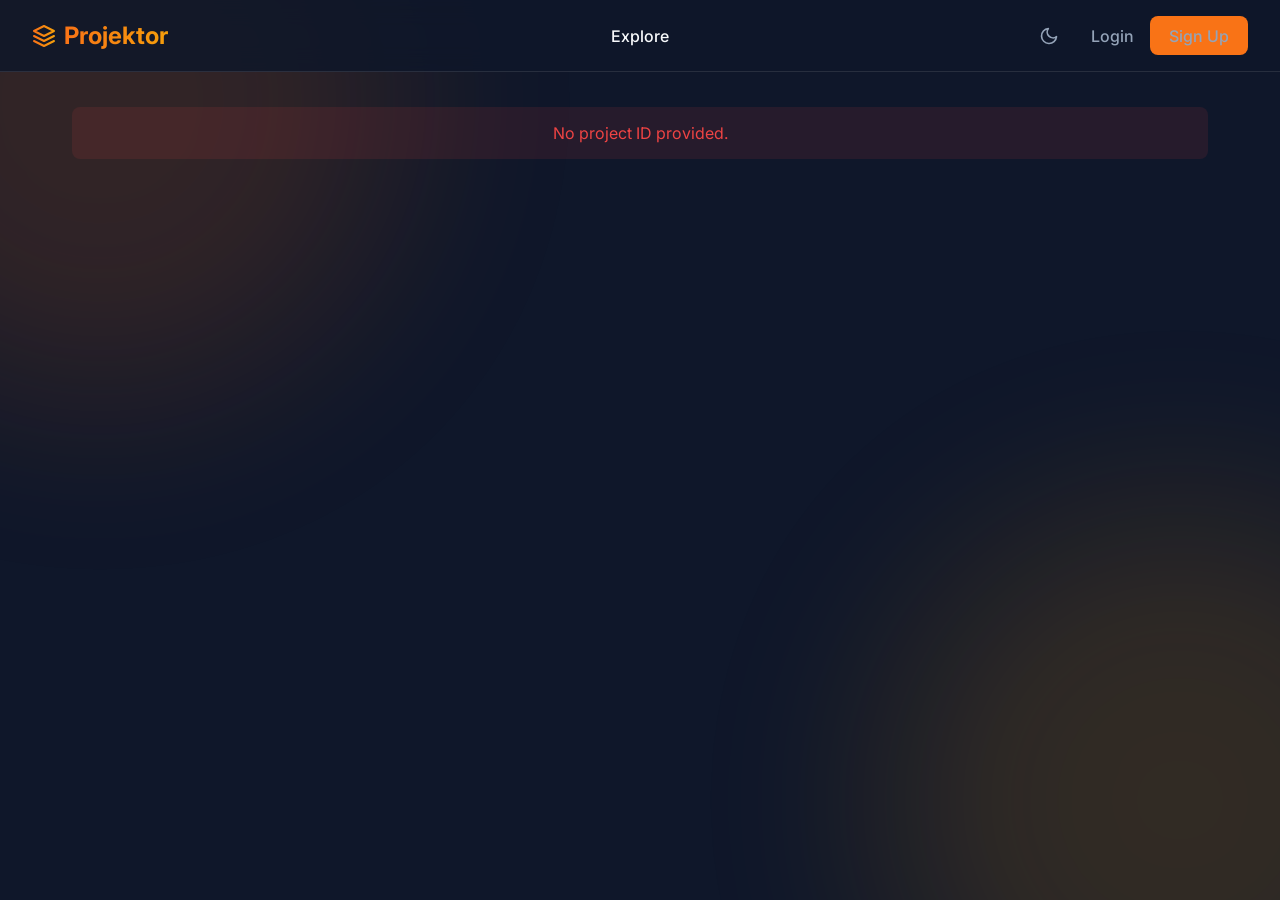
<file: frontend/project.html>
<!DOCTYPE html>
<html lang="en">
<head>
    <meta charset="UTF-8">
    <meta name="viewport" content="width=device-width, initial-scale=1.0">
    <title>Project Details - Projektor</title>
    <link rel="stylesheet" href="css/style.css?v=5">
    <style>
        .details-container {
            max-width: 800px;
            margin: 0 auto;
            padding: 2rem 1rem;
            animation: slideUp 0.6s cubic-bezier(0.16, 1, 0.3, 1) forwards;
            opacity: 0;
            transform: translateY(20px);
        }
        
        @keyframes slideUp {
            to {
                opacity: 1;
                transform: translateY(0);
            }
        }
        
        .back-btn {
            display: inline-flex;
            align-items: center;
            gap: 0.5rem;
            color: var(--text-muted);
            text-decoration: none;
            margin-bottom: 1.5rem;
            font-weight: 500;
            transition: color 0.3s;
        }
        
        .back-btn:hover {
            color: var(--primary);
        }
        
        .single-card {
            background: var(--bg-card);
            border: 1px solid var(--border);
            border-radius: 16px;
            padding: 2rem;
            backdrop-filter: var(--glass-blur);
        }
        
        .project-title {
            font-size: 2.2rem;
            margin: 1.5rem 0 1rem;
            line-height: 1.3;
        }
        
        .meta-grid {
            display: grid;
            grid-template-columns: repeat(auto-fit, minmax(150px, 1fr));
            gap: 1rem;
            background: rgba(0,0,0,0.2);
            padding: 1rem;
            border-radius: 12px;
            margin-bottom: 2rem;
        }
        
        .meta-item {
            display: flex;
            flex-direction: column;
            gap: 0.2rem;
        }
        
        .meta-label {
            font-size: 0.75rem;
            color: var(--text-muted);
            text-transform: uppercase;
            letter-spacing: 0.05em;
        }
        
        .meta-value {
            font-size: 0.9rem;
            color: var(--text-main);
            font-weight: 500;
        }
        
        .section-title {
            font-size: 1.2rem;
            margin: 2rem 0 1rem;
            color: var(--text-main);
            border-bottom: 1px solid rgba(255,255,255,0.1);
            padding-bottom: 0.5rem;
        }
        
        .tech-tags {
            display: flex;
            flex-wrap: wrap;
            gap: 0.5rem;
        }
        
        .tech-tag {
            background: rgba(59, 130, 246, 0.15);
            color: var(--primary);
            border: 1px solid rgba(59, 130, 246, 0.3);
            padding: 0.4rem 0.8rem;
            border-radius: 20px;
            font-size: 0.85rem;
            font-weight: 500;
        }
        
        .desc-text {
            line-height: 1.8;
            font-size: 1.05rem;
            color: var(--text-main);
            white-space: pre-wrap;
        }
        
        @media (max-width: 768px) {
            .project-title { font-size: 1.5rem; }
            .single-card { padding: 1.5rem; }
            .details-container { padding: 1rem 0; }
        }
    </style>
</head>
<body>
    <nav>
        <a href="index.html" class="logo">
            <svg width="24" height="24" viewBox="0 0 24 24" fill="none" stroke="url(#grad1)" stroke-width="2" stroke-linecap="round" stroke-linejoin="round">
                <defs>
                    <linearGradient id="grad1" x1="0%" y1="0%" x2="100%" y2="0%">
                        <stop offset="0%" style="stop-color:var(--primary);stop-opacity:1" />
                        <stop offset="100%" style="stop-color:var(--accent);stop-opacity:1" />
                    </linearGradient>
                </defs>
                <polygon points="12 2 2 7 12 12 22 7 12 2"></polygon>
                <polyline points="2 17 12 22 22 17"></polyline>
                <polyline points="2 12 12 17 22 12"></polyline>
            </svg>
            <span>Projektor</span>
        </a>

        <button class="theme-toggle" onclick="toggleTheme()" aria-label="Toggle Theme" style="margin-left: auto; margin-right: 0.5rem;">
            <svg id="theme-icon" width="20" height="20" viewBox="0 0 24 24" fill="none" stroke="currentColor" stroke-width="2" stroke-linecap="round" stroke-linejoin="round">
                <path d="M21 12.79A9 9 0 1 1 11.21 3 7 7 0 0 0 21 12.79z"></path>
            </svg>
        </button>

        <div class="nav-links-desktop" id="nav-links-desktop"></div>
    </nav>

    <!-- Mobile bottom nav OUTSIDE nav -->
    <div class="nav-links" id="nav-links"></div>

    <main id="main-content">
        <div id="loader" class="loader"></div>
        <div id="error-box" class="error-msg" style="display: none;"></div>
        
        <div id="project-container" style="display: none;">
            <!-- Injected by JS -->
        </div>
    </main>

    <script src="js/api.js?v=6"></script>
    <script src="js/nav.js?v=7"></script>
    <script>
        let globalProjectId = null;
        
        document.addEventListener('DOMContentLoaded', async () => {
            await initSharedNav(null);
            loadProjectDetails();
        });

        async function loadProjectDetails() {
            const urlParams = new URLSearchParams(window.location.search);
            globalProjectId = urlParams.get('id');
            const projectId = globalProjectId;
            const loader = document.getElementById('loader');
            const container = document.getElementById('project-container');
            const errorBox = document.getElementById('error-box');
            
            if (!projectId) {
                loader.style.display = 'none';
                errorBox.textContent = 'No project ID provided.';
                errorBox.style.display = 'block';
                return;
            }
            
            const res = await fetchAPI(`/projects/${projectId}`);
            loader.style.display = 'none';
            
            if (!res.success) {
                errorBox.textContent = res.error;
                errorBox.style.display = 'block';
                return;
            }
            
            const p = res.data;
            const statusClass = p.status.includes('Completed') ? 'status-Completed' : 'status-In';
            const techHtml = p.technologies.map(t => `<span class="tech-tag">${t.name}</span>`).join('');
            
            let imageSection = '';
            if (p.image_url) {
                const urls = p.image_url.split(',').filter(u => u.trim() !== '');
                if (urls.length === 1) {
                    imageSection = `<img src="${getImageUrl(urls[0])}" alt="Project Image" class="smart-image-single">`;
                } else if (urls.length > 1) {
                    const imagesHtml = urls.map(url => `<img src="${getImageUrl(url)}" alt="Project Image">`).join('');
                    imageSection = `
                    <div class="details-carousel">
                        ${imagesHtml}
                    </div>`;
                }
            }
            
            container.innerHTML = `
                <div class="details-container">
                    <a href="javascript:history.back()" class="back-btn">
                        <svg width="20" height="20" viewBox="0 0 24 24" fill="none" stroke="currentColor" stroke-width="2" stroke-linecap="round" stroke-linejoin="round"><line x1="19" y1="12" x2="5" y2="12"></line><polyline points="12 19 5 12 12 5"></polyline></svg>
                        Back to Feed
                    </a>
                    
                    <div class="single-card">
                        <div class="card-header">
                            <div class="author-avatar">${p.author_image ? `<img src="${getImageUrl(p.author_image)}" alt="Author" style="width: 100%; height: 100%; object-fit: cover; border-radius: 50%;">` : p.author.charAt(0)}</div>
                            <div class="author-info">
                                <span class="author-name">${p.author}</span>
                                <span class="author-meta">${p.institution || 'Independent'}</span>
                            </div>
                            <span class="status-badge ${statusClass}" style="margin-left: auto;">${p.status}</span>
                        </div>
                        
                        <h1 class="project-title">${p.title}</h1>
                        
                        <div class="meta-grid">
                            <div class="meta-item">
                                <span class="meta-label">Category</span>
                                <span class="meta-value">${p.category}</span>
                            </div>
                            ${p.academic_year ? `
                            <div class="meta-item">
                                <span class="meta-label">Academic Year</span>
                                <span class="meta-value">${p.academic_year}</span>
                            </div>` : ''}
                            <div class="meta-item">
                                <span class="meta-label">Posted On</span>
                                <span class="meta-value">${new Date(p.created_at).toLocaleDateString()}</span>
                            </div>
                        </div>
                        
                        ${imageSection}
                        
                        <h3 class="section-title">About the Project</h3>
                        <div class="desc-text">${p.description}</div>
                        
                        <h3 class="section-title">Technologies & Skills</h3>
                        <div class="tech-tags">
                            ${techHtml || '<span style="color: var(--text-muted)">None specified</span>'}
                        </div>
                        
                        ${(p.github_url || p.demo_url) ? `
                        <h3 class="section-title">Project Links</h3>
                        <div style="display: flex; gap: 1rem; margin-top: 1rem;">
                            ${p.github_url ? `<a href="${p.github_url}" target="_blank" class="btn btn-outline" style="flex: 1; text-align: center;">View on GitHub</a>` : ''}
                            ${p.demo_url ? `<a href="${p.demo_url}" target="_blank" class="btn btn-primary" style="flex: 1; text-align: center;">Live Demo</a>` : ''}
                        </div>
                        ` : ''}
                        
                        <div class="interaction-bar" style="margin-top: 2rem;">
                            <button class="interaction-btn like-btn ${p.has_liked ? 'liked' : ''}" data-id="${p.id}" onclick="toggleLikePage(this)">
                                <svg width="20" height="20" viewBox="0 0 24 24" fill="${p.has_liked ? 'var(--danger)' : 'none'}" stroke="${p.has_liked ? 'var(--danger)' : 'currentColor'}" stroke-width="2" stroke-linecap="round" stroke-linejoin="round">
                                    <path d="M20.84 4.61a5.5 5.5 0 0 0-7.78 0L12 5.67l-1.06-1.06a5.5 5.5 0 0 0-7.78 7.78l1.06 1.06L12 21.23l7.78-7.78 1.06-1.06a5.5 5.5 0 0 0 0-7.78z"></path>
                                </svg>
                                <span class="like-count">${p.like_count || 0}</span>
                            </button>
                            <button class="interaction-btn comment-btn" onclick="document.getElementById('comment-input').focus()">
                                <svg width="20" height="20" viewBox="0 0 24 24" fill="none" stroke="currentColor" stroke-width="2" stroke-linecap="round" stroke-linejoin="round">
                                    <path d="M21 11.5a8.38 8.38 0 0 1-.9 3.8 8.5 8.5 0 0 1-7.6 4.7 8.38 8.38 0 0 1-3.8-.9L3 21l1.9-5.7a8.38 8.38 0 0 1-.9-3.8 8.5 8.5 0 0 1 4.7-7.6 8.38 8.38 0 0 1 3.8-.9h.5a8.48 8.48 0 0 1 8 8v.5z"></path>
                                </svg>
                                <span class="comment-count-display">${p.comment_count || 0}</span>
                            </button>
                        </div>
                    </div>
                    
                    <div class="single-card" style="margin-top: 2rem;">
                        <h3 class="section-title">Comments</h3>
                        
                        <div class="comment-input-area" style="padding: 0; border: none; margin-bottom: 2rem;">
                            <input type="text" id="comment-input" placeholder="Add a comment..." onkeypress="if(event.key === 'Enter') submitPageComment()">
                            <button onclick="submitPageComment()">Post</button>
                        </div>
                        
                        <div class="comment-list" id="page-comment-list" style="padding: 0;">
                            <div style="text-align: center; color: var(--text-muted);"><div class="loader" style="width:24px;height:24px;border-width:2px;"></div></div>
                        </div>
                    </div>
                </div>
            `;
            container.style.display = 'block';
            
            loadPageComments(projectId);
        }
        
        async function toggleLikePage(btnElement) {
            const isLiked = btnElement.classList.contains('liked');
            const countSpan = btnElement.querySelector('.like-count');
            let count = parseInt(countSpan.textContent) || 0;
            
            if (isLiked) {
                btnElement.classList.remove('liked');
                btnElement.querySelector('svg').setAttribute('fill', 'none');
                btnElement.querySelector('svg').setAttribute('stroke', 'currentColor');
                count = Math.max(0, count - 1);
            } else {
                btnElement.classList.add('liked');
                btnElement.querySelector('svg').setAttribute('fill', 'var(--danger)');
                btnElement.querySelector('svg').setAttribute('stroke', 'var(--danger)');
                count += 1;
            }
            countSpan.textContent = count;
            
            const res = await toggleLike(globalProjectId);
            if (!res.success) {
                if (res.error === "Login required") {
                    window.location.href = 'login.html';
                }
            } else {
                countSpan.textContent = res.data.like_count;
            }
        }
        
        async function loadPageComments(id) {
            const list = document.getElementById('page-comment-list');
            const res = await getComments(id);
            if (res.success) {
                renderPageComments(res.data);
            } else {
                list.innerHTML = `<p style="color: var(--danger); text-align:center;">Failed to load comments.</p>`;
            }
        }
        
        async function renderPageComments(comments) {
            const list = document.getElementById('page-comment-list');
            list.innerHTML = '';
            
            if (comments.length === 0) {
                list.innerHTML = `<p style="text-align:center; color: var(--text-muted); margin-top:2rem;">No comments yet. Be the first!</p>`;
                return;
            }
            
            const authRes = await checkAuth();
            const currentUserId = authRes.success ? authRes.data.id : null;
            
            comments.forEach(c => {
                const date = new Date(c.created_at).toLocaleDateString();
                const canDelete = currentUserId === c.user_id;
                
                const avatarContent = c.profile_image 
                    ? `<img src="${getImageUrl(c.profile_image)}" alt="User" style="width:100%; height:100%; object-fit:cover; border-radius:50%;">`
                    : c.full_name.charAt(0);
                    
                const item = document.createElement('div');
                item.className = 'comment-item';
                item.innerHTML = `
                    <div class="comment-avatar">${avatarContent}</div>
                    <div class="comment-content">
                        <div class="comment-author">
                            <span>${c.full_name}</span>
                            <span class="comment-date">${date}</span>
                        </div>
                        <div class="comment-text">${c.content.replace(/</g, "&lt;").replace(/>/g, "&gt;")}</div>
                        ${canDelete ? `<button class="delete-comment-btn" onclick="deletePageCommentUI(${c.id}, this)">Delete</button>` : ''}
                    </div>
                `;
                list.appendChild(item);
            });
        }
        
        async function submitPageComment() {
            const input = document.getElementById('comment-input');
            const content = input.value.trim();
            if (!content) return;
            
            input.disabled = true;
            const res = await postComment(globalProjectId, content);
            input.disabled = false;
            
            if (res.success) {
                input.value = '';
                const commentsRes = await getComments(globalProjectId);
                if (commentsRes.success) {
                    renderPageComments(commentsRes.data);
                    const countDisplay = document.querySelector('.comment-count-display');
                    if (countDisplay) countDisplay.textContent = commentsRes.data.length;
                }
            } else {
                if (res.error === "Login required") {
                    window.location.href = 'login.html';
                } else {
                    alert(res.error || "Failed to post comment");
                }
            }
        }
        
        async function deletePageCommentUI(commentId, btnElement) {
            if (!confirm("Are you sure you want to delete this comment?")) return;
            
            const res = await deleteComment(commentId);
            if (res.success) {
                btnElement.closest('.comment-item').remove();
                
                const countDisplay = document.querySelector('.comment-count-display');
                if (countDisplay) {
                    const currentCount = parseInt(countDisplay.textContent) || 1;
                    countDisplay.textContent = currentCount - 1;
                }
                
                const list = document.getElementById('page-comment-list');
                if (list.children.length === 0) {
                    list.innerHTML = `<p style="text-align:center; color: var(--text-muted); margin-top:2rem;">No comments yet. Be the first!</p>`;
                }
            } else {
                alert(res.error || "Failed to delete comment");
            }
        }
    </script>
</body>
</html>
</file>
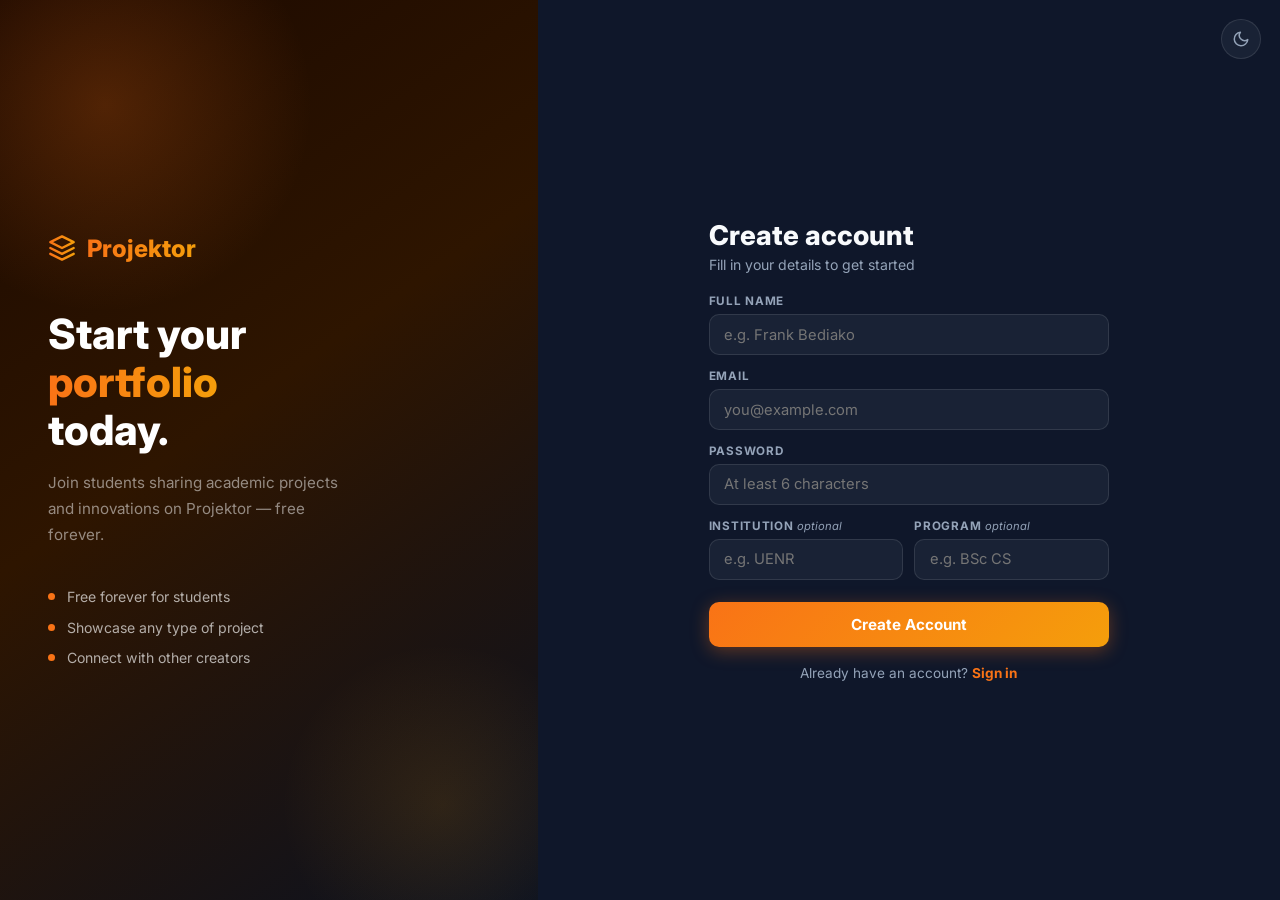
<file: frontend/register.html>
<!DOCTYPE html>
<html lang="en">
<head>
    <meta charset="UTF-8">
    <meta name="viewport" content="width=device-width, initial-scale=1.0">
    <title>Sign Up - Projektor</title>
    <link rel="stylesheet" href="css/style.css">
    <style>
        html, body {
            margin: 0 !important;
            padding: 0 !important;
            height: 100% !important;
            overflow: hidden !important;
        }

        nav { display: none !important; }

        .auth-wrapper {
            position: fixed;
            inset: 0;
            display: flex;
            overflow: hidden;
        }

        /* ── LEFT BRAND PANEL ── */
        .brand-panel {
            width: 42%;
            flex-shrink: 0;
            background: linear-gradient(145deg, #1c0900 0%, #2e1500 45%, #0c1220 100%);
            display: flex;
            flex-direction: column;
            justify-content: center;
            padding: 3rem;
            position: relative;
            overflow: hidden;
        }
        .brand-panel::before {
            content: '';
            position: absolute;
            width: 450px; height: 450px;
            background: radial-gradient(circle, rgba(249,115,22,0.22) 0%, transparent 65%);
            top: -120px; left: -120px;
        }
        .brand-panel::after {
            content: '';
            position: absolute;
            width: 350px; height: 350px;
            background: radial-gradient(circle, rgba(245,158,11,0.12) 0%, transparent 65%);
            bottom: -80px; right: -80px;
        }
        .brand-logo {
            display: flex;
            align-items: center;
            gap: 0.7rem;
            text-decoration: none;
            margin-bottom: 3rem;
            position: relative;
            z-index: 1;
        }
        .brand-logo-text {
            font-size: 1.5rem;
            font-weight: 800;
            background: linear-gradient(to right, #f97316, #f59e0b);
            -webkit-background-clip: text;
            -webkit-text-fill-color: transparent;
        }
        .brand-headline { position: relative; z-index: 1; }
        .brand-headline h1 {
            font-size: 2.6rem;
            font-weight: 800;
            color: #fff;
            line-height: 1.15;
            margin: 0 0 1rem;
        }
        .brand-headline h1 em {
            font-style: normal;
            background: linear-gradient(to right, #f97316, #f59e0b);
            -webkit-background-clip: text;
            -webkit-text-fill-color: transparent;
        }
        .brand-headline p {
            color: rgba(255,255,255,0.5);
            font-size: 0.95rem;
            line-height: 1.7;
            max-width: 300px;
        }
        .brand-features {
            margin-top: 2.5rem;
            display: flex;
            flex-direction: column;
            gap: 0.85rem;
            position: relative;
            z-index: 1;
        }
        .brand-feature {
            display: flex;
            align-items: center;
            gap: 0.75rem;
            color: rgba(255,255,255,0.65);
            font-size: 0.88rem;
        }
        .brand-feature::before {
            content: '';
            width: 7px; height: 7px;
            border-radius: 50%;
            background: #f97316;
            flex-shrink: 0;
        }

        /* ── RIGHT FORM PANEL ── */
        .form-panel {
            flex: 1;
            display: flex;
            flex-direction: column;
            align-items: center;
            justify-content: center;
            background: var(--bg-dark);
            padding: 2rem;
            position: relative;
            overflow: hidden; /* NO scroll */
        }

        .theme-btn {
            position: absolute;
            top: 1.2rem; right: 1.2rem;
            background: var(--bg-card);
            border: 1px solid var(--border);
            border-radius: 50%;
            width: 40px; height: 40px;
            display: flex;
            align-items: center;
            justify-content: center;
            cursor: pointer;
            color: var(--text-muted);
            transition: color 0.2s, border-color 0.2s;
        }
        .theme-btn:hover { color: var(--primary); border-color: var(--primary); }

        .form-box {
            width: 100%;
            max-width: 400px;
            animation: fadeUp 0.45s cubic-bezier(0.16,1,0.3,1) forwards;
            opacity: 0;
            transform: translateY(18px);
        }
        @keyframes fadeUp { to { opacity: 1; transform: translateY(0); } }

        .form-title { font-size: 1.7rem; font-weight: 800; margin: 0 0 0.25rem; }
        .form-sub { color: var(--text-muted); font-size: 0.88rem; margin: 0 0 1.3rem; }

        .field { margin-bottom: 0.85rem; }
        .field label {
            display: block;
            font-size: 0.73rem;
            font-weight: 700;
            text-transform: uppercase;
            letter-spacing: 0.06em;
            color: var(--text-muted);
            margin-bottom: 0.35rem;
        }
        .field input {
            width: 100%;
            background: var(--bg-card);
            border: 1.5px solid var(--border);
            border-radius: 10px;
            padding: 0.68rem 0.9rem;
            color: var(--text-main);
            font-size: 0.92rem;
            outline: none;
            transition: border-color 0.2s, box-shadow 0.2s;
            box-sizing: border-box;
        }
        .field input:focus {
            border-color: var(--primary);
            box-shadow: 0 0 0 3px rgba(249,115,22,0.14);
        }
        .field-row {
            display: grid;
            grid-template-columns: 1fr 1fr;
            gap: 0.7rem;
        }
        .opt { font-weight:400; font-style:italic; text-transform:none; letter-spacing:0; font-size:0.7rem; }

        .submit-btn {
            width: 100%;
            padding: 0.82rem;
            background: linear-gradient(135deg, #f97316, #f59e0b);
            color: #fff;
            border: none;
            border-radius: 10px;
            font-size: 0.95rem;
            font-weight: 700;
            cursor: pointer;
            margin-top: 0.5rem;
            box-shadow: 0 4px 18px rgba(249,115,22,0.35);
            transition: opacity 0.2s, transform 0.15s;
        }
        .submit-btn:hover { opacity: 0.9; transform: translateY(-1px); }
        .submit-btn:active { transform: translateY(0); }
        .submit-btn:disabled { opacity: 0.6; cursor: not-allowed; transform: none; }

        .switch-link {
            text-align: center;
            margin-top: 1.1rem;
            font-size: 0.85rem;
            color: var(--text-muted);
        }
        .switch-link a { color: var(--primary); font-weight: 700; text-decoration: none; }
        .switch-link a:hover { text-decoration: underline; }

        .err-box {
            background: rgba(239,68,68,0.1);
            border: 1px solid rgba(239,68,68,0.3);
            color: #ef4444;
            padding: 0.65rem 0.9rem;
            border-radius: 8px;
            font-size: 0.83rem;
            margin-bottom: 0.9rem;
            display: none;
        }

        /* Back link (mobile only) */
        .back-link {
            display: none;
            align-items: center;
            gap: 0.4rem;
            color: var(--text-muted);
            text-decoration: none;
            font-size: 0.88rem;
            margin-bottom: 1.2rem;
        }

        /* Mobile: hide brand, show only form */
        @media (max-width: 720px) {
            .brand-panel { display: none !important; }
            .form-panel {
                padding: 1.5rem;
                align-items: stretch;
                justify-content: center;
            }
            .form-box { max-width: 100%; }
            .back-link { display: flex; }
            .field-row { grid-template-columns: 1fr 1fr; }
        }

        @media (max-width: 400px) {
            .field-row { grid-template-columns: 1fr; gap: 0; }
        }
    </style>
</head>
<body>
<div class="auth-wrapper">

    <!-- LEFT: Brand -->
    <div class="brand-panel">
        <a href="index.html" class="brand-logo">
            <svg width="28" height="28" viewBox="0 0 24 24" fill="none" stroke="url(#gl)" stroke-width="2" stroke-linecap="round" stroke-linejoin="round">
                <defs>
                    <linearGradient id="gl" x1="0%" y1="0%" x2="100%" y2="0%">
                        <stop offset="0%" style="stop-color:#f97316"/>
                        <stop offset="100%" style="stop-color:#f59e0b"/>
                    </linearGradient>
                </defs>
                <polygon points="12 2 2 7 12 12 22 7 12 2"></polygon>
                <polyline points="2 17 12 22 22 17"></polyline>
                <polyline points="2 12 12 17 22 12"></polyline>
            </svg>
            <span class="brand-logo-text">Projektor</span>
        </a>
        <div class="brand-headline">
            <h1>Start your<br><em>portfolio</em><br>today.</h1>
            <p>Join students sharing academic projects and innovations on Projektor — free forever.</p>
        </div>
        <div class="brand-features">
            <div class="brand-feature">Free forever for students</div>
            <div class="brand-feature">Showcase any type of project</div>
            <div class="brand-feature">Connect with other creators</div>
        </div>
    </div>

    <!-- RIGHT: Form -->
    <div class="form-panel">
        <button class="theme-btn" onclick="toggleTheme()" aria-label="Toggle theme">
            <svg id="theme-icon" width="18" height="18" viewBox="0 0 24 24" fill="none" stroke="currentColor" stroke-width="2" stroke-linecap="round" stroke-linejoin="round">
                <path d="M21 12.79A9 9 0 1 1 11.21 3 7 7 0 0 0 21 12.79z"></path>
            </svg>
        </button>

        <div class="form-box">
            <!-- Back button (mobile only) -->
            <a href="welcome.html" class="back-link">
                <svg width="16" height="16" viewBox="0 0 24 24" fill="none" stroke="currentColor" stroke-width="2.5" stroke-linecap="round" stroke-linejoin="round"><polyline points="15 18 9 12 15 6"></polyline></svg>
                Back
            </a>

            <h2 class="form-title">Create account</h2>
            <p class="form-sub">Fill in your details to get started</p>

            <div id="error-box" class="err-box"></div>

            <form id="registerForm">
                <div class="field">
                    <label for="full_name">Full Name</label>
                    <input type="text" id="full_name" placeholder="e.g. Frank Bediako" required autocomplete="name">
                </div>
                <div class="field">
                    <label for="email">Email</label>
                    <input type="email" id="email" placeholder="you@example.com" required autocomplete="email">
                </div>
                <div class="field">
                    <label for="password">Password</label>
                    <input type="password" id="password" placeholder="At least 6 characters" required autocomplete="new-password">
                </div>
                <div class="field-row">
                    <div class="field">
                        <label for="institution">Institution <span class="opt">optional</span></label>
                        <input type="text" id="institution" placeholder="e.g. UENR">
                    </div>
                    <div class="field">
                        <label for="program">Program <span class="opt">optional</span></label>
                        <input type="text" id="program" placeholder="e.g. BSc CS">
                    </div>
                </div>
                <button type="submit" class="submit-btn" id="submit-btn">Create Account</button>
            </form>

            <p class="switch-link">Already have an account? <a href="login.html">Sign in</a></p>
        </div>
    </div>
</div>

<script src="js/api.js"></script>
<script>
    document.getElementById('registerForm').addEventListener('submit', async (e) => {
        e.preventDefault();
        const btn = document.getElementById('submit-btn');
        const err = document.getElementById('error-box');
        err.style.display = 'none';
        btn.textContent = 'Creating account...';
        btn.disabled = true;

        const email = document.getElementById('email').value;
        const password = document.getElementById('password').value;

        const res = await fetchAPI('/auth/register', {
            method: 'POST',
            body: {
                full_name: document.getElementById('full_name').value,
                email, password,
                institution: document.getElementById('institution').value,
                program: document.getElementById('program').value
            }
        });

        if (res.success) {
            await fetchAPI('/auth/login', { method: 'POST', body: { email, password } });
            window.location.href = 'dashboard.html';
        } else {
            err.textContent = res.error;
            err.style.display = 'block';
            btn.textContent = 'Create Account';
            btn.disabled = false;
        }
    });
</script>
</body>
</html>
</file>
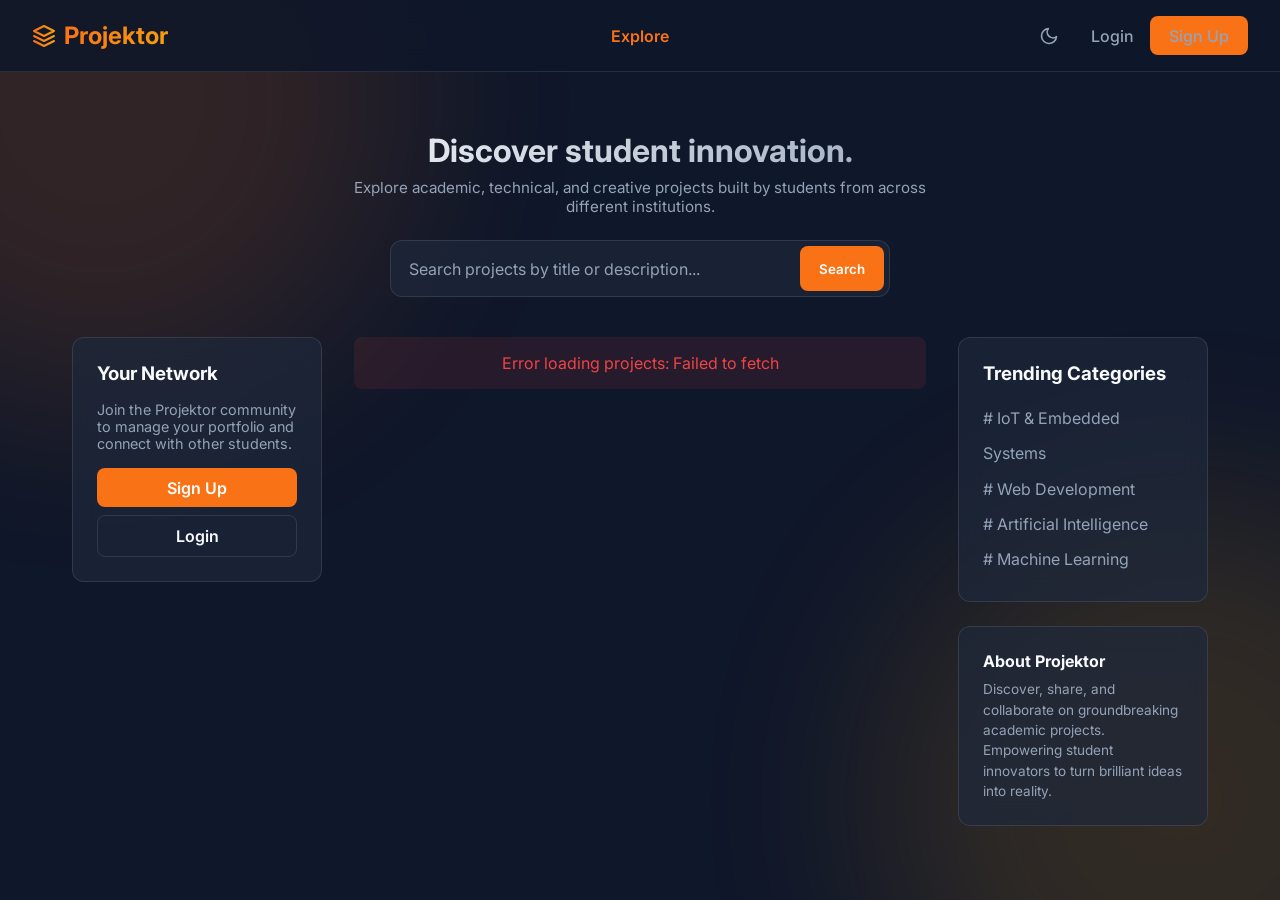
<file: frontend/welcome.html>
<!DOCTYPE html>
<html lang="en">
<head>
    <meta charset="UTF-8">
    <meta name="viewport" content="width=device-width, initial-scale=1.0">
    <title>Projektor — Discover. Build. Showcase.</title>
    <link rel="stylesheet" href="css/style.css">
    <style>
        html, body {
            margin: 0 !important;
            padding: 0 !important;
            height: 100% !important;
            overflow: hidden !important;
        }

        nav { display: none !important; }

        .welcome-page {
            position: fixed;
            inset: 0;
            background: linear-gradient(145deg, #1c0900 0%, #2e1500 45%, #0c1220 100%);
            display: flex;
            flex-direction: column;
            justify-content: space-between;
            padding: 2rem 1.8rem 2.2rem;
            overflow: hidden;
        }

        /* Ambient glows */
        .welcome-page::before {
            content: '';
            position: absolute;
            width: 500px; height: 500px;
            background: radial-gradient(circle, rgba(249,115,22,0.25) 0%, transparent 65%);
            top: -150px; left: -100px;
            pointer-events: none;
        }
        .welcome-page::after {
            content: '';
            position: absolute;
            width: 400px; height: 400px;
            background: radial-gradient(circle, rgba(245,158,11,0.12) 0%, transparent 65%);
            bottom: -100px; right: -100px;
            pointer-events: none;
        }

        /* Theme toggle */
        .theme-btn {
            position: absolute;
            top: 1.2rem; right: 1.2rem;
            background: rgba(255,255,255,0.08);
            border: 1px solid rgba(255,255,255,0.15);
            border-radius: 50%;
            width: 40px; height: 40px;
            display: flex;
            align-items: center;
            justify-content: center;
            cursor: pointer;
            color: rgba(255,255,255,0.6);
            transition: color 0.2s, background 0.2s;
        }
        .theme-btn:hover { color: #f97316; background: rgba(249,115,22,0.1); }

        /* Top: Logo */
        .welcome-logo {
            display: flex;
            align-items: center;
            gap: 0.7rem;
            text-decoration: none;
            position: relative;
            z-index: 1;
            animation: fadeUp 0.5s ease forwards;
            opacity: 0; transform: translateY(16px);
            flex-shrink: 0;
        }
        .welcome-logo-text {
            font-size: 1.5rem;
            font-weight: 800;
            background: linear-gradient(to right, #f97316, #f59e0b);
            -webkit-background-clip: text;
            -webkit-text-fill-color: transparent;
        }

        /* Middle: Hero content */
        .welcome-body {
            position: relative;
            z-index: 1;
            animation: fadeUp 0.5s ease 0.1s forwards;
            opacity: 0; transform: translateY(16px);
        }

        .welcome-body h1 {
            font-size: 3rem;
            font-size: 2.4rem;
            font-weight: 900;
            color: #fff;
            line-height: 1.1;
            margin: 0 0 0.8rem;
        }

        .welcome-body h1 em {
            font-style: normal;
            background: linear-gradient(to right, #f97316, #f59e0b);
            -webkit-background-clip: text;
            -webkit-text-fill-color: transparent;
        }

        .welcome-body p {
            color: rgba(255,255,255,0.55);
            font-size: 0.88rem;
            line-height: 1.6;
            max-width: 320px;
        }

        .welcome-features {
            margin-top: 1rem;
            display: flex;
            flex-direction: column;
            gap: 0.5rem;
        }

        .welcome-feature {
            display: flex;
            align-items: center;
            gap: 0.65rem;
            color: rgba(255,255,255,0.6);
            font-size: 0.83rem;
        }

        .welcome-feature::before {
            content: '';
            width: 7px; height: 7px;
            border-radius: 50%;
            background: #f97316;
            flex-shrink: 0;
        }

        /* Bottom: Buttons */
        .welcome-actions {
            position: relative;
            z-index: 1;
            display: flex;
            flex-direction: column;
            gap: 0.75rem;
            animation: fadeUp 0.5s ease 0.2s forwards;
            opacity: 0; transform: translateY(16px);
        }

        .btn-signin {
            display: block;
            width: 100%;
            padding: 0.9rem;
            background: linear-gradient(135deg, #f97316, #f59e0b);
            color: #fff;
            border: none;
            border-radius: 13px;
            font-size: 0.95rem;
            font-weight: 700;
            text-align: center;
            text-decoration: none;
            box-shadow: 0 5px 20px rgba(249,115,22,0.4);
            transition: opacity 0.2s, transform 0.15s;
            cursor: pointer;
            box-sizing: border-box;
        }
        .btn-signin:hover { opacity: 0.9; transform: translateY(-1px); }

        .btn-signup {
            display: block;
            width: 100%;
            padding: 0.9rem;
            background: rgba(255,255,255,0.07);
            color: #fff;
            border: 1.5px solid rgba(255,255,255,0.2);
            border-radius: 13px;
            font-size: 0.95rem;
            font-weight: 700;
            text-align: center;
            text-decoration: none;
            transition: background 0.2s, border-color 0.2s;
            cursor: pointer;
            box-sizing: border-box;
        }
        .btn-signup:hover { background: rgba(255,255,255,0.12); border-color: rgba(255,255,255,0.35); }

        .explore-link {
            text-align: center;
            font-size: 0.8rem;
            color: rgba(255,255,255,0.4);
        }
        .explore-link a {
            color: rgba(255,255,255,0.6);
            text-decoration: underline;
        }

        @keyframes fadeUp { to { opacity: 1; transform: translateY(0); } }

        /* On desktop, redirect automatically to index */
        @media (min-width: 721px) {
            .desktop-notice {
                display: flex;
                align-items: center;
                justify-content: center;
                height: 100%;
                color: rgba(255,255,255,0.5);
                font-size: 0.9rem;
            }
        }
    </style>
</head>
<body>
<div class="welcome-page">

    <button class="theme-btn" onclick="toggleTheme()" aria-label="Toggle theme">
        <svg id="theme-icon" width="18" height="18" viewBox="0 0 24 24" fill="none" stroke="currentColor" stroke-width="2" stroke-linecap="round" stroke-linejoin="round">
            <path d="M21 12.79A9 9 0 1 1 11.21 3 7 7 0 0 0 21 12.79z"></path>
        </svg>
    </button>

    <!-- Logo -->
    <a href="index.html" class="welcome-logo">
        <svg width="28" height="28" viewBox="0 0 24 24" fill="none" stroke="url(#gl)" stroke-width="2" stroke-linecap="round" stroke-linejoin="round">
            <defs>
                <linearGradient id="gl" x1="0%" y1="0%" x2="100%" y2="0%">
                    <stop offset="0%" style="stop-color:#f97316"/>
                    <stop offset="100%" style="stop-color:#f59e0b"/>
                </linearGradient>
            </defs>
            <polygon points="12 2 2 7 12 12 22 7 12 2"></polygon>
            <polyline points="2 17 12 22 22 17"></polyline>
            <polyline points="2 12 12 17 22 12"></polyline>
        </svg>
        <span class="welcome-logo-text">Projektor</span>
    </a>

    <!-- Hero -->
    <div class="welcome-body">
        <h1>Discover.<br>Build.<br><em>Showcase.</em></h1>
        <p>Your academic project portfolio — built by students, for students. Share what you've created with the world.</p>

        <div class="welcome-features">
            <div class="welcome-feature">Discover student innovations</div>
            <div class="welcome-feature">Showcase your projects</div>
            <div class="welcome-feature">Build your academic portfolio</div>
        </div>
    </div>

    <!-- CTA Buttons -->
    <div class="welcome-actions">
        <a href="login.html" class="btn-signin">Sign In</a>
        <a href="register.html" class="btn-signup">Create Account</a>
        <p class="explore-link">Just browsing? <a href="index.html">Explore projects</a></p>
    </div>

</div>

<script src="js/api.js"></script>
<script>
    // On desktop, redirect to index
    if (window.innerWidth >= 721) {
        window.location.replace('index.html');
    }
    // If already logged in, go to dashboard
    checkAuth().then(res => {
        if (res.success) window.location.replace('dashboard.html');
    });
</script>
</body>
</html>
</file>
<file: frontend/css/style.css>
@import url('https://fonts.googleapis.com/css2?family=Inter:wght@300;400;500;600;700&display=swap');

:root {
    --bg-dark: #0f172a;
    --bg-card: rgba(30, 41, 59, 0.7);
    --bg-nav: rgba(15, 23, 42, 0.85);
    --text-main: #f8fafc;
    --text-muted: #94a3b8;
    --primary: #f97316; /* Orange */
    --primary-hover: #ea580c;
    --accent: #f59e0b; /* Yellow-Orange */
    --danger: #ef4444;
    --success: #10b981;
    --border: rgba(255, 255, 255, 0.1);
    --glass-blur: blur(12px);
    --bg-image: #000000;
}

[data-theme="light"] {
    --bg-dark: #f8fafc;
    --bg-card: rgba(255, 255, 255, 0.7);
    --bg-nav: rgba(248, 250, 252, 0.85);
    --text-main: #0f172a;
    --text-muted: #64748b;
    --primary: #f97316;
    --primary-hover: #ea580c;
    --accent: #f59e0b;
    --border: rgba(0, 0, 0, 0.1);
    --bg-image: #ffffff;
}

* {
    margin: 0;
    padding: 0;
    box-sizing: border-box;
    font-family: 'Inter', sans-serif;
}

body {
    background-color: var(--bg-dark);
    color: var(--text-main);
    min-height: 100vh;
    display: flex;
    flex-direction: column;
    width: 100%;
    max-width: 100vw;
    overflow-x: clip; /* clip doesn't break sticky like hidden does */
    padding-top: 75px; /* Offset for fixed nav */
}

html {
    max-width: 100vw;
    overflow-x: clip;
}

/* Background gradient blobs */
body::before, body::after {
    content: '';
    position: fixed;
    width: 600px;
    height: 600px;
    border-radius: 50%;
    z-index: -1;
    filter: blur(100px);
    opacity: 0.15;
}

body::before {
    background: var(--primary);
    top: -200px;
    left: -200px;
}

body::after {
    background: var(--accent);
    bottom: -200px;
    right: -200px;
}

/* Navbar */
nav {
    background: var(--bg-nav);
    backdrop-filter: var(--glass-blur);
    border-bottom: 1px solid var(--border);
    padding: 1rem 2rem;
    display: flex;
    justify-content: space-between;
    align-items: center;
    position: fixed;
    top: 0;
    left: 0;
    width: 100%;
    z-index: 1000;
}

.logo {
    font-size: 1.5rem;
    font-weight: 700;
    color: var(--text-main);
    text-decoration: none;
    display: flex;
    align-items: center;
    gap: 0.5rem;
}

.logo span {
    background: linear-gradient(to right, var(--primary), var(--accent));
    -webkit-background-clip: text;
    -webkit-text-fill-color: transparent;
}

.nav-links-desktop {
    display: flex;
    gap: 1.5rem;
    align-items: center;
}

.nav-links-desktop a {
    color: var(--text-muted);
    text-decoration: none;
    font-weight: 500;
    transition: color 0.3s ease;
}

.nav-links-desktop a:hover {
    color: var(--text-main);
}

/* Mobile bottom nav — hidden on desktop */
.nav-links {
    display: none;
}

.nav-links a {
    color: var(--text-muted);
    text-decoration: none;
    font-weight: 500;
    transition: color 0.3s ease;
    display: flex;
    align-items: center;
}

.nav-links a:hover {
    color: var(--text-main);
}

.theme-toggle {
    background: transparent;
    border: none;
    color: var(--text-muted);
    cursor: pointer;
    display: flex;
    align-items: center;
    justify-content: center;
    padding: 0.5rem;
    border-radius: 50%;
    transition: all 0.3s ease;
}

.theme-toggle:hover {
    color: var(--primary);
    background: rgba(0,0,0,0.05);
}

.btn {
    padding: 0.6rem 1.2rem;
    border-radius: 8px;
    border: none;
    font-weight: 600;
    cursor: pointer;
    transition: all 0.3s ease;
    text-decoration: none;
    display: inline-block;
}

.btn-primary {
    background: var(--primary);
    color: white;
}

.btn-primary:hover {
    background: var(--primary-hover);
    transform: translateY(-2px);
    box-shadow: 0 4px 12px rgba(59, 130, 246, 0.4);
}

.btn-outline {
    background: transparent;
    border: 1px solid var(--border);
    color: var(--text-main);
}

.btn-outline:hover {
    background: rgba(255,255,255,0.05);
}

/* Layout */
main {
    flex: 1;
    padding: 2rem;
    max-width: 1200px;
    margin: 0 auto;
    width: 100%;
}

/* Hero Section (Compact for Feed App feel) */
.hero {
    text-align: center;
    padding: 1.5rem 1rem 1rem;
    max-width: 800px;
    margin: 0 auto;
}

.hero h1 {
    font-size: 2rem;
    margin-bottom: 0.5rem;
    background: linear-gradient(to right, var(--text-main), var(--text-muted));
    -webkit-background-clip: text;
    -webkit-text-fill-color: transparent;
}

.hero p {
    font-size: 0.95rem;
    color: var(--text-muted);
    max-width: 600px;
    margin: 0 auto 1.5rem;
}

/* Search Bar */
.search-container {
    display: flex;
    gap: 0.5rem;
    max-width: 500px;
    margin: 0 auto 1.5rem;
    background: var(--bg-card);
    padding: 0.3rem;
    border-radius: 12px;
    border: 1px solid var(--border);
    backdrop-filter: var(--glass-blur);
}

.search-container input {
    flex: 1;
    background: transparent;
    border: none;
    color: var(--text-main);
    padding: 0.8rem;
    font-size: 1rem;
    outline: none;
    min-width: 0; /* Prevents flex blowout */
}

.search-container input::placeholder {
    color: var(--text-muted);
}

.search-container .btn {
    flex-shrink: 0; /* Prevents cutoff */
}

/* Grid Layout - LinkedIn Feed Style */
.feed-layout {
    display: grid;
    grid-template-columns: 1fr;
    gap: 2rem;
    align-items: start;
}

@media (min-width: 1024px) {
    .feed-layout {
        grid-template-columns: 250px minmax(auto, 650px) 250px;
        justify-content: center;
    }
}

.sidebar-left, .sidebar-right {
    display: none;
}

@media (min-width: 1024px) {
    .sidebar-left, .sidebar-right {
        display: block;
        position: sticky;
        top: 90px;
        align-self: start; /* Crucial for sticky behavior in grids */
    }
}

.sidebar-card {
    background: var(--bg-card);
    border: 1px solid var(--border);
    border-radius: 12px;
    padding: 1.5rem;
    backdrop-filter: var(--glass-blur);
}

.project-grid {
    display: flex;
    flex-direction: column;
    gap: 1.5rem;
    padding: 0;
}

/* Project Cards (Posts) */
.card {
    background: var(--bg-card);
    border: 1px solid var(--border);
    border-radius: 12px;
    overflow: hidden;
    backdrop-filter: var(--glass-blur);
    display: flex;
    flex-direction: column;
    padding: 1rem;
}

.card-header {
    display: flex;
    align-items: center;
    gap: 1rem;
    margin-bottom: 1rem;
}

.author-avatar {
    width: 48px;
    height: 48px;
    border-radius: 50%;
    background: linear-gradient(135deg, var(--primary), var(--accent));
    display: flex;
    align-items: center;
    justify-content: center;
    color: white;
    font-weight: bold;
    font-size: 1.2rem;
}

.author-info {
    display: flex;
    flex-direction: column;
}

.author-name {
    font-weight: 600;
    color: var(--text-main);
    font-size: 1rem;
}

.author-meta {
    font-size: 0.8rem;
    color: var(--text-muted);
}

.card-title {
    font-size: 1.25rem;
    margin-bottom: 0.5rem;
    color: var(--text-main);
}

.card-desc {
    color: var(--text-main);
    font-size: 0.95rem;
    line-height: 1.5;
    margin-bottom: 1rem;
}

.card-img-placeholder {
    height: 300px;
    background: linear-gradient(45deg, rgba(15, 23, 42, 0.8), rgba(59, 130, 246, 0.1));
    display: flex;
    align-items: center;
    justify-content: center;
    color: var(--text-muted);
    font-size: 1.5rem;
    border-radius: 8px;
    margin-bottom: 1rem;
    border: 1px solid rgba(255,255,255,0.05);
}

.card-footer {
    display: flex;
    justify-content: space-between;
    align-items: center;
    border-top: 1px solid var(--border);
    padding-top: 1rem;
    font-size: 0.9rem;
    color: var(--text-muted);
}

.card-author {
    display: flex;
    align-items: center;
    gap: 0.5rem;
}

.status-badge {
    padding: 0.2rem 0.6rem;
    border-radius: 20px;
    font-size: 0.75rem;
    font-weight: 600;
    background: rgba(255,255,255,0.1);
}

.status-Completed {
    color: var(--success);
    background: rgba(16, 185, 129, 0.1);
}

.status-In {
    color: var(--accent);
    background: rgba(139, 92, 246, 0.1);
}

/* Forms */
.form-container {
    max-width: 400px;
    margin: 4rem auto;
    background: var(--bg-card);
    padding: 2.5rem;
    border-radius: 16px;
    border: 1px solid var(--border);
    backdrop-filter: var(--glass-blur);
}

.form-container h2 {
    margin-bottom: 1.5rem;
    text-align: center;
}

.form-group {
    margin-bottom: 1.5rem;
}

.form-group label {
    display: block;
    margin-bottom: 0.5rem;
    font-size: 0.9rem;
    color: var(--text-muted);
}

.form-group input, .form-group select, .form-group textarea {
    width: 100%;
    padding: 0.8rem;
    background: rgba(0,0,0,0.2);
    border: 1px solid var(--border);
    border-radius: 8px;
    color: var(--text-main);
    outline: none;
    transition: border-color 0.3s;
}

.form-group input:focus, .form-group select:focus, .form-group textarea:focus {
    border-color: var(--primary);
}

/* Loader */
.loader {
    width: 40px;
    height: 40px;
    border: 3px solid rgba(255,255,255,0.1);
    border-radius: 50%;
    border-top-color: var(--primary);
    animation: spin 1s ease-in-out infinite;
    margin: 2rem auto;
}

@keyframes spin {
    to { transform: rotate(360deg); }
}

.error-msg {
    color: var(--danger);
    background: rgba(239, 68, 68, 0.1);
    padding: 1rem;
    border-radius: 8px;
    margin-bottom: 1rem;
    text-align: center;
}

/* Responsive adjustments */
@media (max-width: 768px) {
    main {
        padding: 0; /* Remove side padding for full-width cards */
    }
    
    body {
        padding-bottom: 70px; /* Room for bottom nav */
    }
    
    .hero h1 {
        font-size: 1.8rem;
    }
    
    .hero p {
        font-size: 0.95rem;
        padding: 0 1rem;
    }
    
    .search-container {
        margin: 0 1rem 1.5rem; /* Add side margins so it doesn't touch edges */
    }
    
    nav {
        padding: 0.8rem 1rem;
        flex-direction: row; 
        justify-content: center; /* Center logo on top bar */
    }
    
    .logo {
        font-size: 1.1rem;
    }
    
    /* Hide desktop nav, show mobile bottom nav */
    .nav-links-desktop {
        display: none;
    }
    
    .nav-links {
        display: flex;
        position: fixed;
        bottom: 0;
        left: 0;
        width: 100%;
        background: var(--bg-nav);
        border-top: 2px solid var(--border);
        justify-content: space-around;
        align-items: stretch;
        padding: 0;
        z-index: 9999;
        gap: 0;
        box-shadow: 0 -4px 20px rgba(0,0,0,0.2);
    }
    
    .nav-links a.nav-item,
    .nav-links .theme-toggle {
        flex: 1;
        display: flex;
        flex-direction: column;
        align-items: center;
        justify-content: center;
        padding: 0.6rem 0.3rem 0.5rem;
        color: var(--text-muted);
        text-decoration: none;
        font-size: 0.65rem;
        font-weight: 500;
        gap: 0.2rem;
        border-radius: 0;
        background: transparent;
        border: none;
        transition: color 0.2s;
        cursor: pointer;
    }
    
    .nav-links a.nav-item:hover,
    .nav-links a.nav-item:active,
    .nav-links .theme-toggle:hover {
        color: var(--primary);
        background: rgba(249, 115, 22, 0.08);
    }
    
    .nav-links span {
        display: none; /* Hide any plain span text in bottom nav */
    }
    
    .nav-links a.nav-item span {
        display: block; /* But show icon labels */
    }
    
    /* Instagram/LinkedIn Mobile Feed Style */
    .project-grid {
        gap: 0.5rem; /* Smaller gap between posts */
    }
    
    .card {
        border-radius: 0; /* Full width edge-to-edge */
        border-left: none;
        border-right: none;
    }
    
    .card-img-placeholder {
        border-radius: 0;
        margin-left: -1rem; /* Pull image to the absolute edges */
        margin-right: -1rem;
        width: calc(100% + 2rem);
        border-left: none;
        border-right: none;
    }
    
    .project-meta {
        flex-direction: column;
        gap: 1rem;
    }
    
    div[style*="display: grid; grid-template-columns: 2fr 1fr"] {
        grid-template-columns: 1fr !important;
        padding: 1rem; /* Ensure details page still has padding */
    }
}

/* Smart Image Layouts (Orientation-Aware) */
.smart-image-single {
    width: 100%;
    height: auto;
    max-height: 600px;
    object-fit: cover;
    border-radius: 8px;
    margin: 1rem 0;
    display: block;
}

.smart-image-grid {
    display: grid;
    gap: 4px;
    margin: 1rem 0;
    border-radius: 8px;
    overflow: hidden;
    height: 400px;
}
.smart-image-grid.grid-2 { grid-template-columns: 1fr 1fr; }
.smart-image-grid.grid-3 { grid-template-columns: 1fr 1fr; grid-template-rows: 1fr 1fr; }
.smart-image-grid.grid-3 img:first-child { grid-row: span 2; }
.smart-image-grid.grid-4 { grid-template-columns: 1fr 1fr; grid-template-rows: 1fr 1fr; }
.smart-image-grid.grid-more { grid-template-columns: 1fr 1fr; grid-template-rows: 1fr 1fr; }
.smart-image-grid img {
    width: 100%;
    height: 100%;
    object-fit: cover;
}

.more-images-overlay {
    position: relative;
}
.more-images-overlay::after {
    content: '+' attr(data-count);
    position: absolute;
    inset: 0;
    background: rgba(0,0,0,0.6);
    color: white;
    display: flex;
    align-items: center;
    justify-content: center;
    font-size: 2rem;
    font-weight: bold;
}

/* Specific to Dashboard cards which are smaller */
.project-card .smart-image-single {
    max-height: 300px;
}
.project-card .smart-image-grid {
    height: 250px;
}

/* Details Page Carousel (Always horizontal swipe) */
.details-carousel {
    display: flex;
    overflow-x: auto;
    scroll-snap-type: x mandatory;
    scrollbar-width: none;
    gap: 8px;
    margin: 2rem 0;
    border-radius: 8px;
}
.details-carousel img {
    flex: 0 0 100%;
    scroll-snap-align: center;
    width: 100%;
    height: auto;
    max-height: 70vh;
    object-fit: contain;
    background: var(--bg-image);
}

@media (max-width: 768px) {
    .smart-image-single {
        border-radius: 0;
        margin-left: -1rem;
        margin-right: -1rem;
        width: calc(100% + 2rem);
        max-height: 70vh;
        object-fit: cover;
    }
    
    .smart-image-grid {
        border-radius: 0;
        margin-left: -1rem;
        margin-right: -1rem;
        width: calc(100% + 2rem);
        height: 300px;
    }
}

/* Likes and Comments UI */
.interaction-bar {
    display: flex;
    gap: 1.5rem;
    padding-top: 1rem;
    border-top: 1px solid var(--border);
    margin-top: 1rem;
}

.interaction-btn {
    display: flex;
    align-items: center;
    gap: 0.4rem;
    background: transparent;
    border: none;
    color: var(--text-muted);
    cursor: pointer;
    font-size: 0.95rem;
    font-weight: 500;
}

.interaction-btn:hover {
    color: var(--primary);
}

.interaction-btn.liked {
    color: var(--danger);
}

/* Auto-hiding Navbar Styles */
.topbar {
    transition: transform 0.3s cubic-bezier(0.4, 0, 0.2, 1);
}
.mobile-nav {
    transition: transform 0.3s cubic-bezier(0.4, 0, 0.2, 1);
}
.topbar-hidden {
    transform: translateY(-100%);
}
.mobile-nav-hidden {
    transform: translateY(100%);
}

.interaction-btn:hover {
    color: var(--text-main);
}

.interaction-btn svg {
    transition: transform 0.2s ease, fill 0.2s ease, stroke 0.2s ease;
}

.interaction-btn:active svg {
    transform: scale(0.85);
}

.interaction-btn.liked {
    color: var(--danger);
}
.interaction-btn.liked svg {
    fill: var(--danger);
    stroke: var(--danger);
}

/* Comment Modal */
.modal-overlay {
    position: fixed;
    top: 0;
    left: 0;
    width: 100vw;
    height: 100vh;
    background: rgba(0, 0, 0, 0.6);
    backdrop-filter: blur(4px);
    display: flex;
    align-items: center;
    justify-content: center;
    z-index: 10000;
    opacity: 0;
    pointer-events: none;
    transition: opacity 0.3s ease;
}

.modal-overlay.active {
    opacity: 1;
    pointer-events: auto;
}

.comment-modal {
    background: var(--bg-card);
    backdrop-filter: var(--glass-blur);
    border: 1px solid var(--border);
    border-radius: 16px;
    width: 90%;
    max-width: 500px;
    max-height: 80vh;
    display: flex;
    flex-direction: column;
    transform: translateY(20px);
    transition: transform 0.3s ease;
    box-shadow: 0 10px 40px rgba(0,0,0,0.3);
}

.modal-overlay.active .comment-modal {
    transform: translateY(0);
}

.comment-modal-header {
    padding: 1rem 1.5rem;
    border-bottom: 1px solid var(--border);
    display: flex;
    justify-content: space-between;
    align-items: center;
}

.comment-modal-header h3 {
    font-size: 1.1rem;
    margin: 0;
}

.close-modal-btn {
    background: transparent;
    border: none;
    color: var(--text-muted);
    cursor: pointer;
    font-size: 1.5rem;
    line-height: 1;
}

.close-modal-btn:hover {
    color: var(--text-main);
}

.comment-list {
    flex: 1;
    overflow-y: auto;
    padding: 1.5rem;
    display: flex;
    flex-direction: column;
    gap: 1.5rem;
}

.comment-item {
    display: flex;
    gap: 1rem;
}

.comment-avatar {
    width: 36px;
    height: 36px;
    border-radius: 50%;
    background: linear-gradient(135deg, var(--primary), var(--accent));
    display: flex;
    align-items: center;
    justify-content: center;
    color: white;
    font-weight: bold;
    font-size: 0.9rem;
    flex-shrink: 0;
}

.comment-content {
    flex: 1;
    background: rgba(0,0,0,0.1);
    padding: 0.8rem 1rem;
    border-radius: 12px;
    border-top-left-radius: 2px;
    position: relative;
}
[data-theme="light"] .comment-content {
    background: rgba(0,0,0,0.03);
}

.comment-author {
    font-weight: 600;
    font-size: 0.9rem;
    margin-bottom: 0.2rem;
    display: flex;
    justify-content: space-between;
}

.comment-date {
    font-size: 0.75rem;
    color: var(--text-muted);
    font-weight: normal;
}

.comment-text {
    font-size: 0.9rem;
    line-height: 1.4;
    color: var(--text-main);
}

.delete-comment-btn {
    background: transparent;
    border: none;
    color: var(--danger);
    font-size: 0.75rem;
    cursor: pointer;
    opacity: 0.6;
    margin-top: 0.5rem;
}

.delete-comment-btn:hover {
    opacity: 1;
}

.comment-input-area {
    padding: 1rem 1.5rem;
    border-top: 1px solid var(--border);
    display: flex;
    gap: 0.8rem;
}

.comment-input-area input {
    flex: 1;
    background: rgba(0,0,0,0.2);
    border: 1px solid var(--border);
    border-radius: 20px;
    padding: 0.6rem 1rem;
    color: var(--text-main);
    outline: none;
    font-size: 0.9rem;
}

.comment-input-area input:focus {
    border-color: var(--primary);
}

.comment-input-area button {
    background: var(--primary);
    color: white;
    border: none;
    border-radius: 20px;
    padding: 0 1.2rem;
    font-weight: 600;
    cursor: pointer;
    transition: background 0.2s;
}

.comment-input-area button:hover {
    background: var(--primary-hover);
}
</file>
